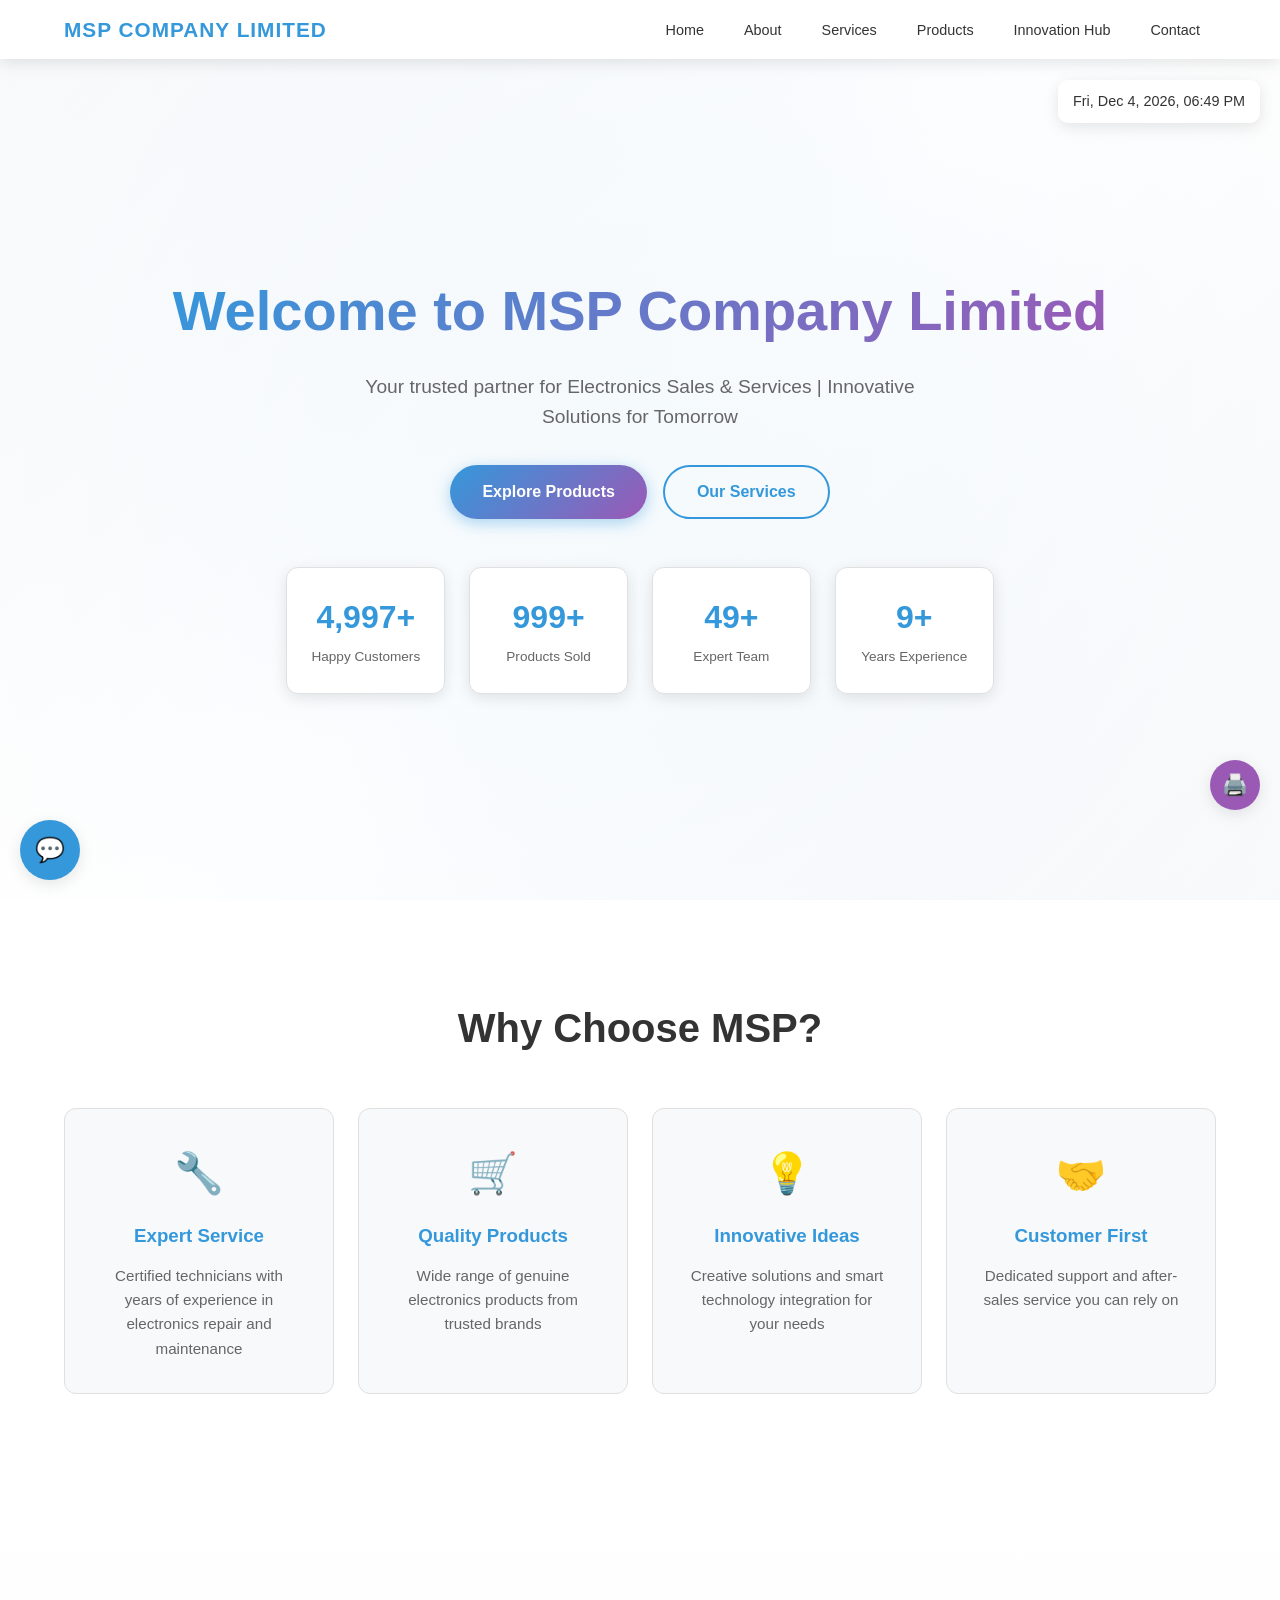
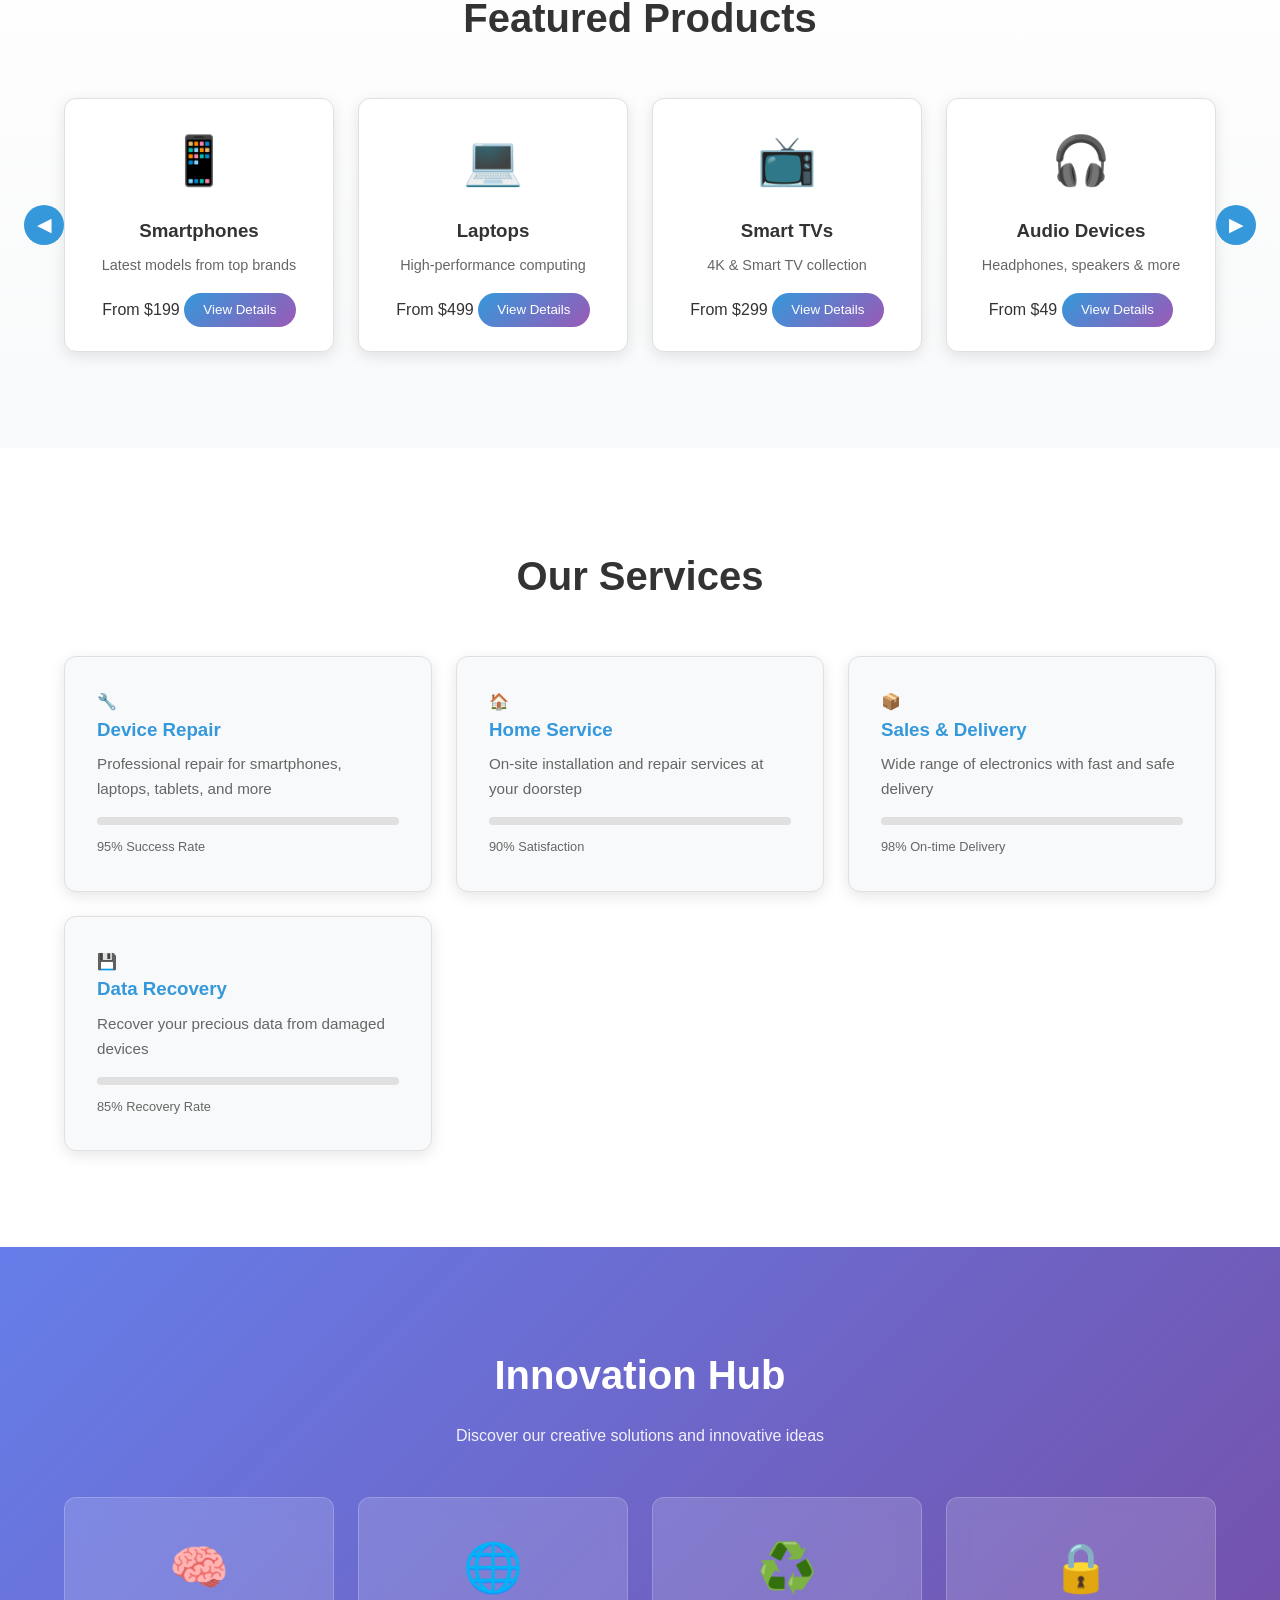
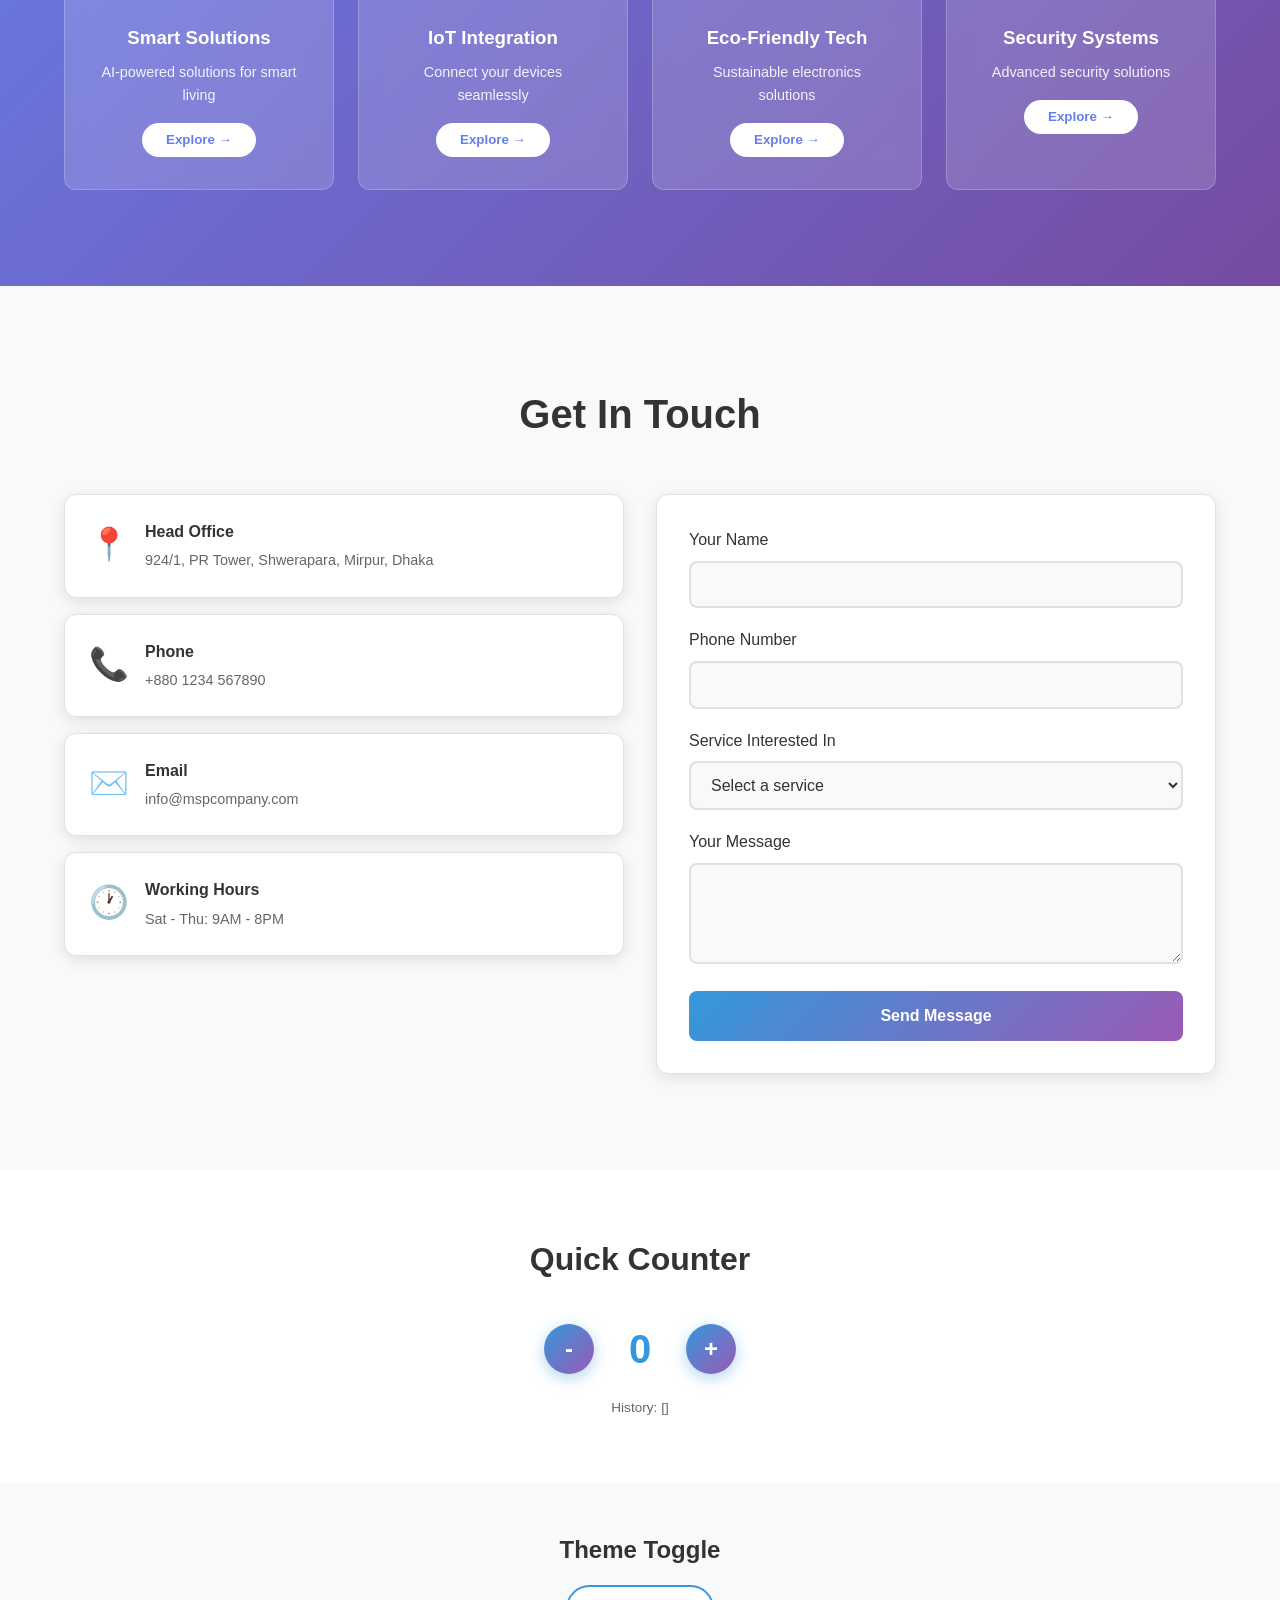
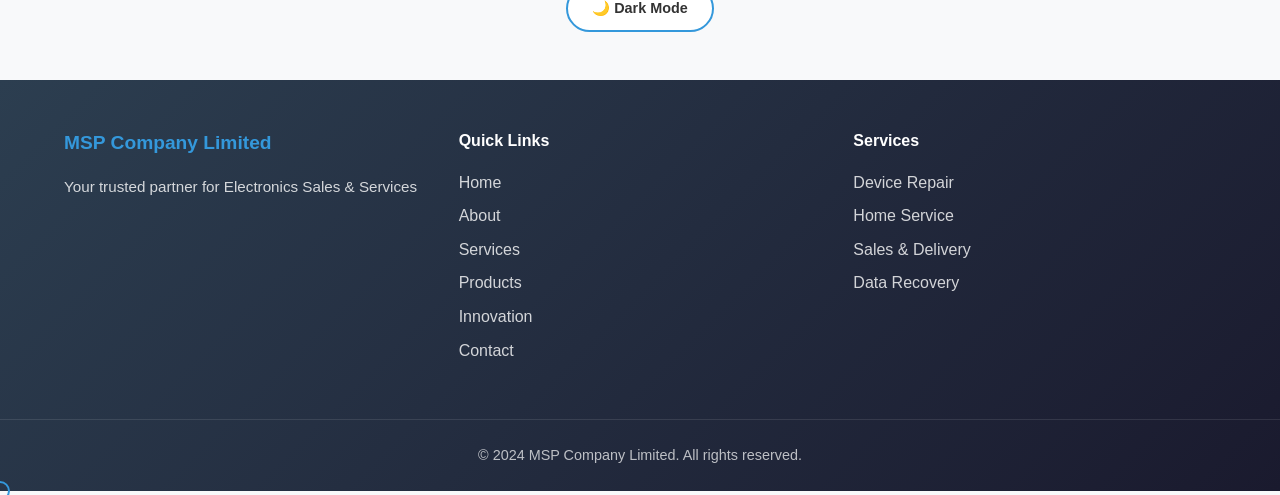
<file: index.html>
<!DOCTYPE html>
<html lang="en">
<head>
    <meta charset="UTF-8">
    <meta name="viewport" content="width=device-width, initial-scale=1.0">
    <title>MSP Company Limited - Electronics Sales & Services</title>
    <link rel="stylesheet" href="styles.css">
</head>
<body>
    <nav class="navbar">
        <div class="nav-brand">MSP Company Limited</div>
        <ul class="nav-links">
            <li><a href="index.html" class="active">Home</a></li>
            <li><a href="about.html">About</a></li>
            <li><a href="services.html">Services</a></li>
            <li><a href="products.html">Products</a></li>
            <li><a href="innovation.html">Innovation Hub</a></li>
            <li><a href="contact.html">Contact</a></li>
        </ul>
        <button class="nav-toggle" id="navToggle">
            <span></span>
            <span></span>
            <span></span>
        </button>
    </nav>

    <section id="home" class="hero">
        <div class="hero-content">
            <h1>Welcome to <span class="highlight">MSP Company Limited</span></h1>
            <p>Your trusted partner for Electronics Sales & Services | Innovative Solutions for Tomorrow</p>
            <div class="hero-buttons">
                <button class="cta-button" id="ctaButton">Explore Products</button>
                <button class="cta-button secondary" id="ctaServices">Our Services</button>
            </div>
        </div>
        <div class="hero-stats">
            <div class="stat-item">
                <span class="stat-number" data-count="5000">0</span>
                <span class="stat-label">Happy Customers</span>
            </div>
            <div class="stat-item">
                <span class="stat-number" data-count="1000">0</span>
                <span class="stat-label">Products Sold</span>
            </div>
            <div class="stat-item">
                <span class="stat-number" data-count="50">0</span>
                <span class="stat-label">Expert Team</span>
            </div>
            <div class="stat-item">
                <span class="stat-number" data-count="10">0</span>
                <span class="stat-label">Years Experience</span>
            </div>
        </div>
    </section>

    <section id="about" class="about">
        <h2>Why Choose MSP?</h2>
        <div class="about-grid">
            <div class="about-card" data-aos="fade-up">
                <div class="icon">🔧</div>
                <h3>Expert Service</h3>
                <p>Certified technicians with years of experience in electronics repair and maintenance</p>
            </div>
            <div class="about-card" data-aos="fade-up" data-delay="100">
                <div class="icon">🛒</div>
                <h3>Quality Products</h3>
                <p>Wide range of genuine electronics products from trusted brands</p>
            </div>
            <div class="about-card" data-aos="fade-up" data-delay="200">
                <div class="icon">💡</div>
                <h3>Innovative Ideas</h3>
                <p>Creative solutions and smart technology integration for your needs</p>
            </div>
            <div class="about-card" data-aos="fade-up" data-delay="300">
                <div class="icon">🤝</div>
                <h3>Customer First</h3>
                <p>Dedicated support and after-sales service you can rely on</p>
            </div>
        </div>
    </section>

    <section id="featured-products" class="featured-products">
        <h2>Featured Products</h2>
        <div class="products-carousel">
            <div class="product-card">
                <div class="product-icon">📱</div>
                <h3>Smartphones</h3>
                <p>Latest models from top brands</p>
                <span class="price">From $199</span>
                <button class="view-btn">View Details</button>
            </div>
            <div class="product-card">
                <div class="product-icon">💻</div>
                <h3>Laptops</h3>
                <p>High-performance computing</p>
                <span class="price">From $499</span>
                <button class="view-btn">View Details</button>
            </div>
            <div class="product-card">
                <div class="product-icon">📺</div>
                <h3>Smart TVs</h3>
                <p>4K & Smart TV collection</p>
                <span class="price">From $299</span>
                <button class="view-btn">View Details</button>
            </div>
            <div class="product-card">
                <div class="product-icon">🎧</div>
                <h3>Audio Devices</h3>
                <p>Headphones, speakers & more</p>
                <span class="price">From $49</span>
                <button class="view-btn">View Details</button>
            </div>
            <div class="product-card">
                <div class="product-icon">🏠</div>
                <h3>Smart Home</h3>
                <p>IoT devices & automation</p>
                <span class="price">From $79</span>
                <button class="view-btn">View Details</button>
            </div>
            <div class="product-card">
                <div class="product-icon">🎮</div>
                <h3>Gaming</h3>
                <p>Consoles & accessories</p>
                <span class="price">From $199</span>
                <button class="view-btn">View Details</button>
            </div>
        </div>
    </section>

    <section id="services" class="services">
        <h2>Our Services</h2>
        <div class="services-container">
            <div class="service-card">
                <div class="service-icon">🔧</div>
                <h3>Device Repair</h3>
                <p>Professional repair for smartphones, laptops, tablets, and more</p>
                <div class="progress-bar">
                    <div class="progress" style="width: 95%"></div>
                </div>
                <span class="progress-label">95% Success Rate</span>
            </div>
            <div class="service-card">
                <div class="service-icon">🏠</div>
                <h3>Home Service</h3>
                <p>On-site installation and repair services at your doorstep</p>
                <div class="progress-bar">
                    <div class="progress" style="width: 90%"></div>
                </div>
                <span class="progress-label">90% Satisfaction</span>
            </div>
            <div class="service-card">
                <div class="service-icon">📦</div>
                <h3>Sales & Delivery</h3>
                <p>Wide range of electronics with fast and safe delivery</p>
                <div class="progress-bar">
                    <div class="progress" style="width: 98%"></div>
                </div>
                <span class="progress-label">98% On-time Delivery</span>
            </div>
            <div class="service-card">
                <div class="service-icon">💾</div>
                <h3>Data Recovery</h3>
                <p>Recover your precious data from damaged devices</p>
                <div class="progress-bar">
                    <div class="progress" style="width: 85%"></div>
                </div>
                <span class="progress-label">85% Recovery Rate</span>
            </div>
        </div>
    </section>

    <section class="innovation-showcase">
        <h2>Innovation Hub</h2>
        <p class="section-subtitle">Discover our creative solutions and innovative ideas</p>
        <div class="innovation-grid">
            <div class="innovation-card">
                <div class="innovation-icon">🧠</div>
                <h3>Smart Solutions</h3>
                <p>AI-powered solutions for smart living</p>
                <button class="explore-btn">Explore →</button>
            </div>
            <div class="innovation-card">
                <div class="innovation-icon">🌐</div>
                <h3>IoT Integration</h3>
                <p>Connect your devices seamlessly</p>
                <button class="explore-btn">Explore →</button>
            </div>
            <div class="innovation-card">
                <div class="innovation-icon">♻️</div>
                <h3>Eco-Friendly Tech</h3>
                <p>Sustainable electronics solutions</p>
                <button class="explore-btn">Explore →</button>
            </div>
            <div class="innovation-card">
                <div class="innovation-icon">🔒</div>
                <h3>Security Systems</h3>
                <p>Advanced security solutions</p>
                <button class="explore-btn">Explore →</button>
            </div>
        </div>
    </section>

    <section id="contact" class="contact">
        <h2>Get In Touch</h2>
        <div class="contact-wrapper">
            <div class="contact-info">
                <div class="info-item">
                    <span class="info-icon">📍</span>
                    <div>
                        <h4>Head Office</h4>
                        <p>924/1, PR Tower, Shwerapara, Mirpur, Dhaka</p>
                    </div>
                </div>
                <div class="info-item">
                    <span class="info-icon">📞</span>
                    <div>
                        <h4>Phone</h4>
                        <p>+880 1234 567890</p>
                    </div>
                </div>
                <div class="info-item">
                    <span class="info-icon">✉️</span>
                    <div>
                        <h4>Email</h4>
                        <p>info@mspcompany.com</p>
                    </div>
                </div>
                <div class="info-item">
                    <span class="info-icon">🕐</span>
                    <div>
                        <h4>Working Hours</h4>
                        <p>Sat - Thu: 9AM - 8PM</p>
                    </div>
                </div>
            </div>
            <form class="contact-form" id="contactForm">
                <div class="form-group">
                    <label for="name">Your Name</label>
                    <input type="text" id="name" name="name" required>
                </div>
                <div class="form-group">
                    <label for="phone">Phone Number</label>
                    <input type="tel" id="phone" name="phone" required>
                </div>
                <div class="form-group">
                    <label for="service">Service Interested In</label>
                    <select id="service" name="service">
                        <option value="">Select a service</option>
                        <option value="repair">Device Repair</option>
                        <option value="purchase">Product Purchase</option>
                        <option value="home-service">Home Service</option>
                        <option value="consultation">Consultation</option>
                        <option value="other">Other</option>
                    </select>
                </div>
                <div class="form-group">
                    <label for="message">Your Message</label>
                    <textarea id="message" name="message" rows="4" required></textarea>
                </div>
                <button type="submit" class="submit-btn">Send Message</button>
            </form>
        </div>
    </section>

    <section class="interactive-demo">
        <h2>Quick Counter</h2>
        <div class="counter-container">
            <button class="counter-btn" id="decrementBtn">-</button>
            <span class="counter-value" id="counterValue">0</span>
            <button class="counter-btn" id="incrementBtn">+</button>
        </div>
        <p class="counter-history">History: <span id="counterHistory">[]</span></p>
    </section>

    <section class="theme-toggle-section">
        <h2>Theme Toggle</h2>
        <button class="theme-btn" id="themeToggle">🌙 Dark Mode</button>
    </section>

    <footer class="footer">
        <div class="footer-content">
            <div class="footer-section">
                <h3>MSP Company Limited</h3>
                <p>Your trusted partner for Electronics Sales & Services</p>
            </div>
            <div class="footer-section">
                <h4>Quick Links</h4>
                <a href="index.html">Home</a>
                <a href="about.html">About</a>
                <a href="services.html">Services</a>
                <a href="products.html">Products</a>
                <a href="innovation.html">Innovation</a>
                <a href="contact.html">Contact</a>
            </div>
            <div class="footer-section">
                <h4>Services</h4>
                <a href="#">Device Repair</a>
                <a href="#">Home Service</a>
                <a href="#">Sales & Delivery</a>
                <a href="#">Data Recovery</a>
            </div>
        </div>
        <div class="footer-bottom">
            <p>&copy; 2024 MSP Company Limited. All rights reserved.</p>
        </div>
    </footer>

    <script src="script.js"></script>
</body>
</html>
</file>
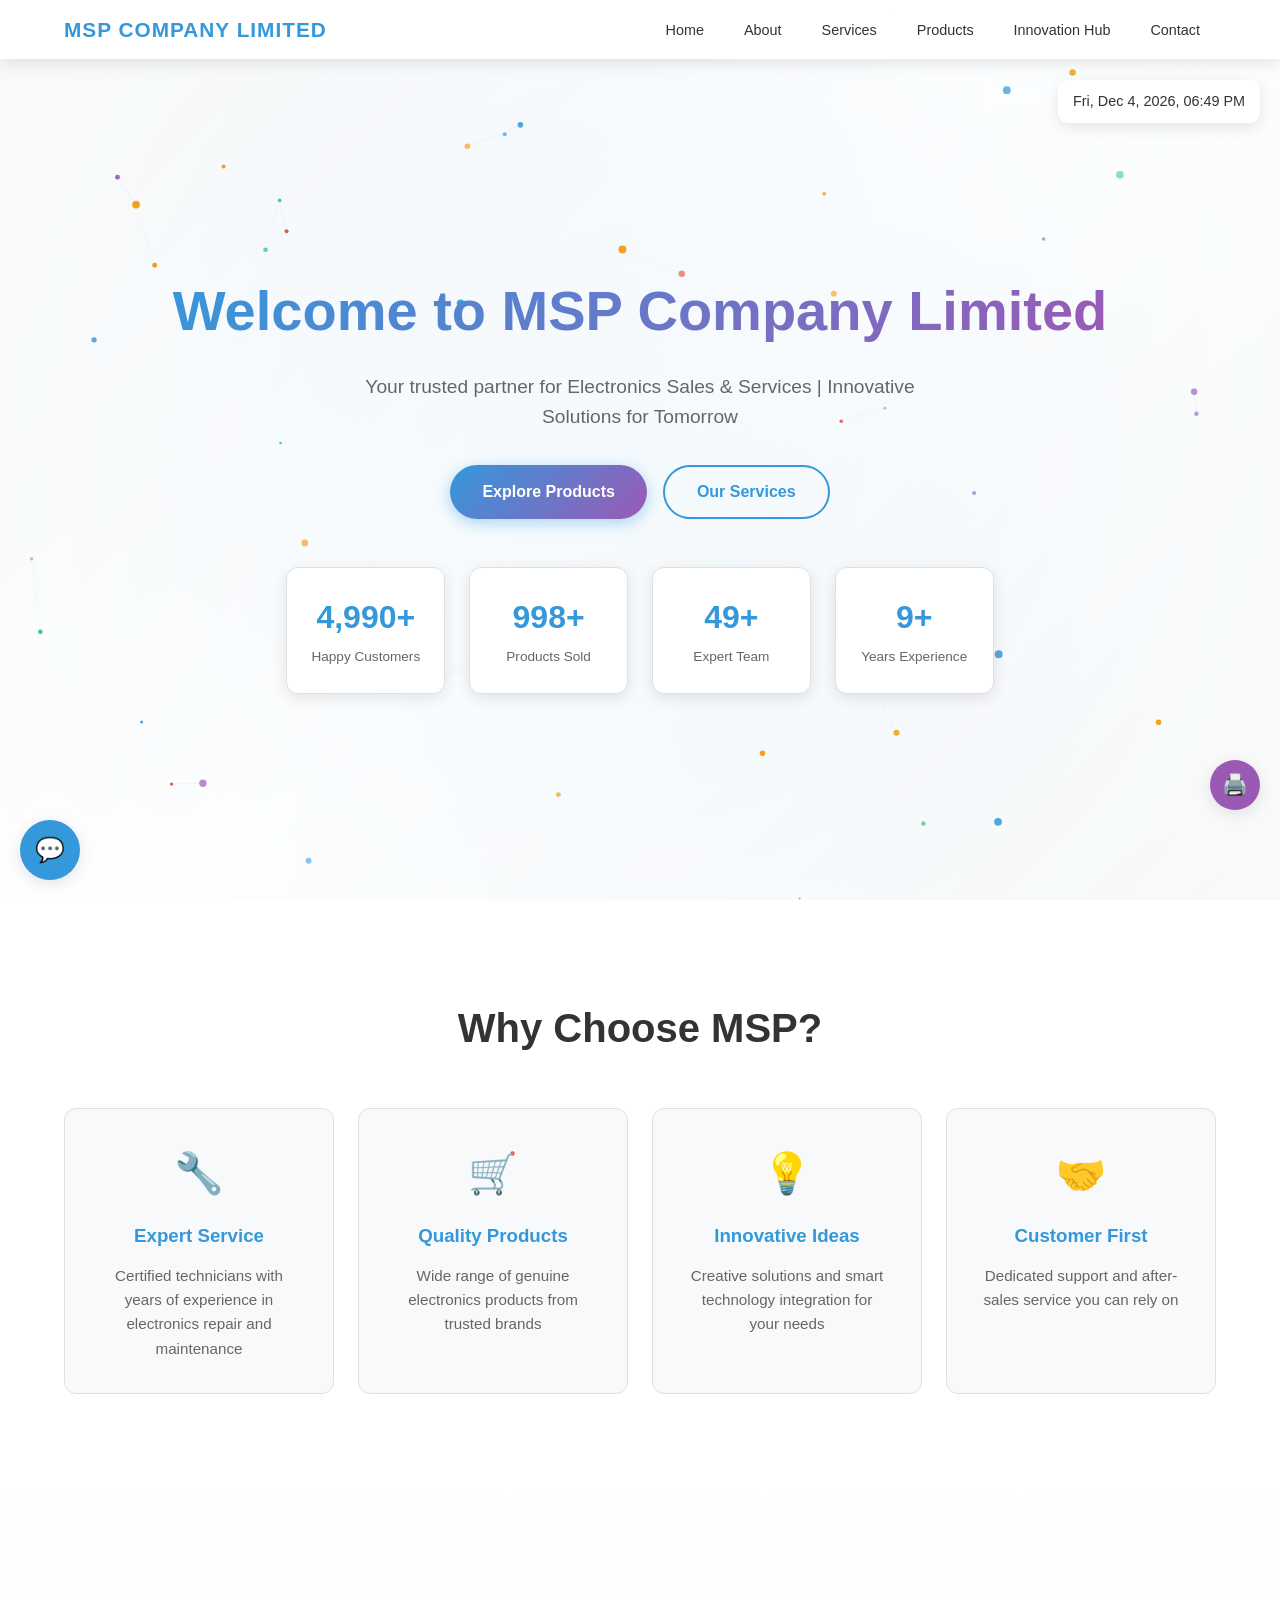
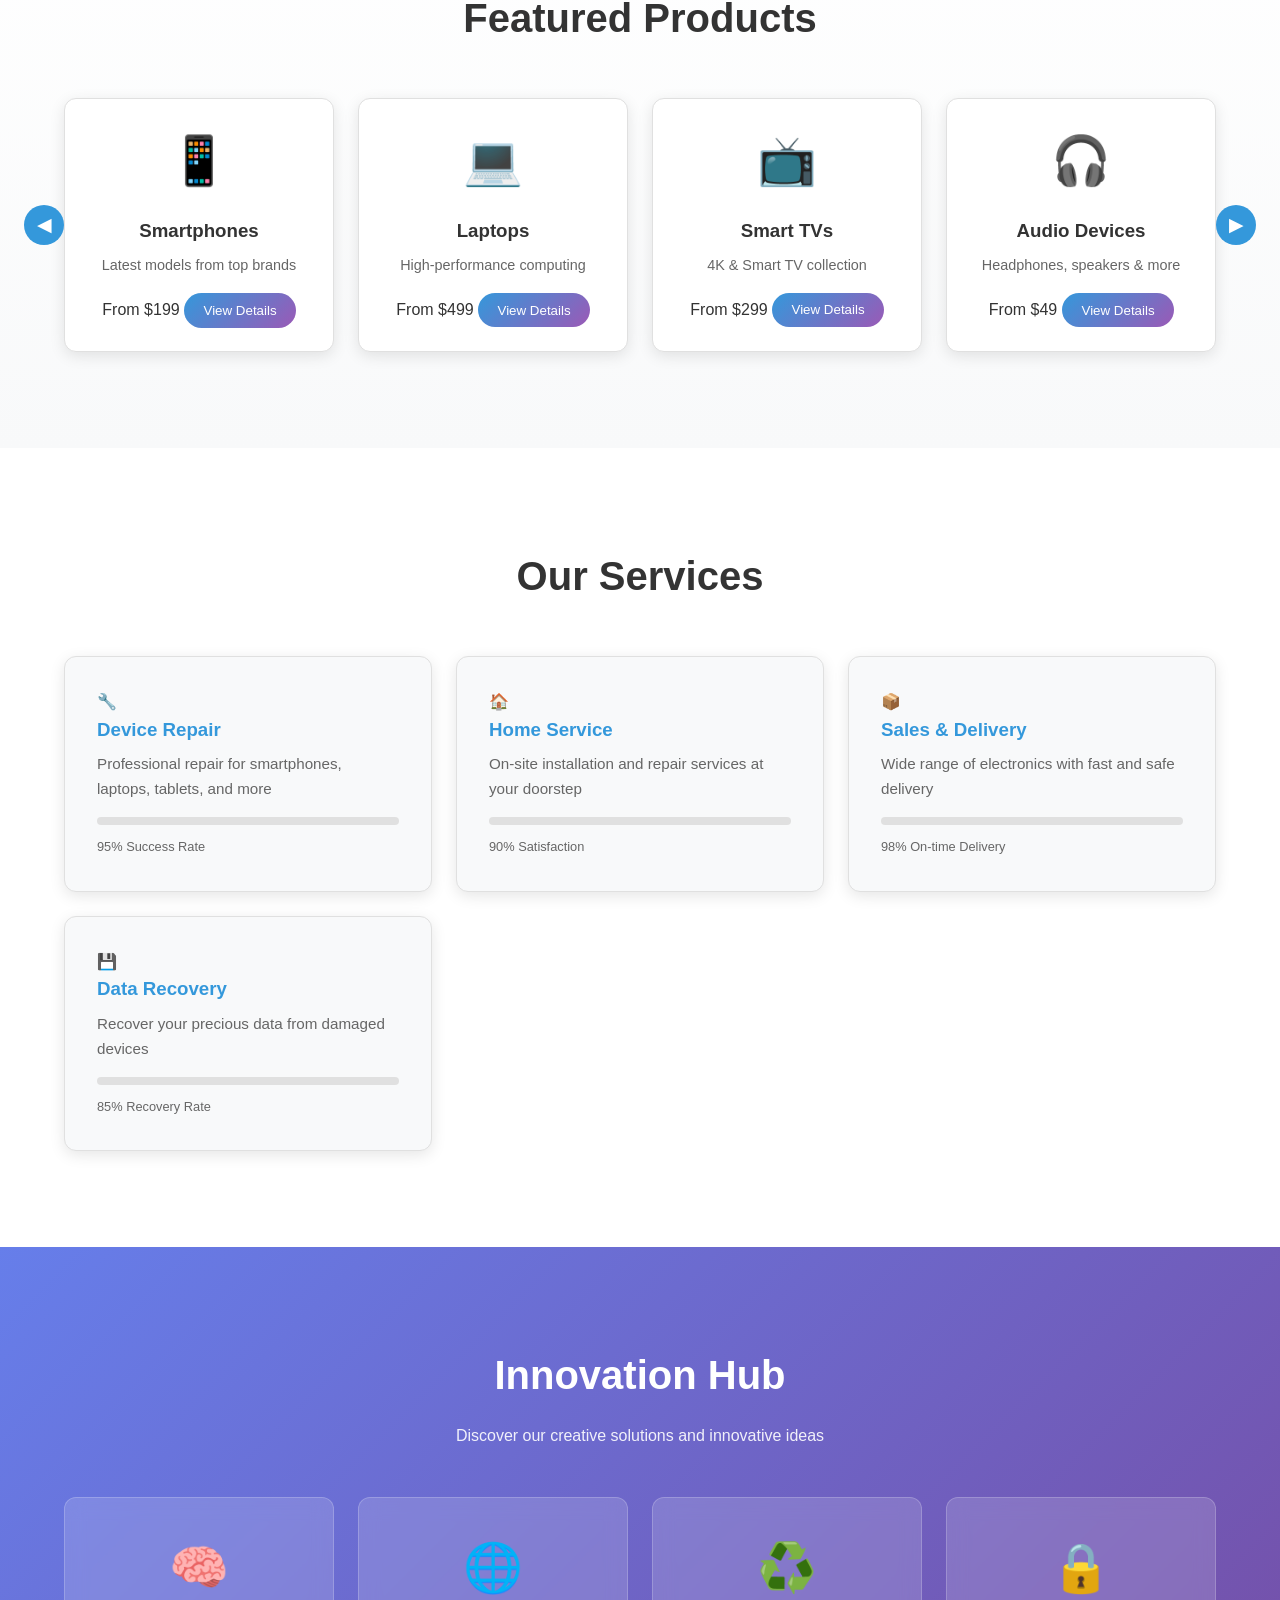
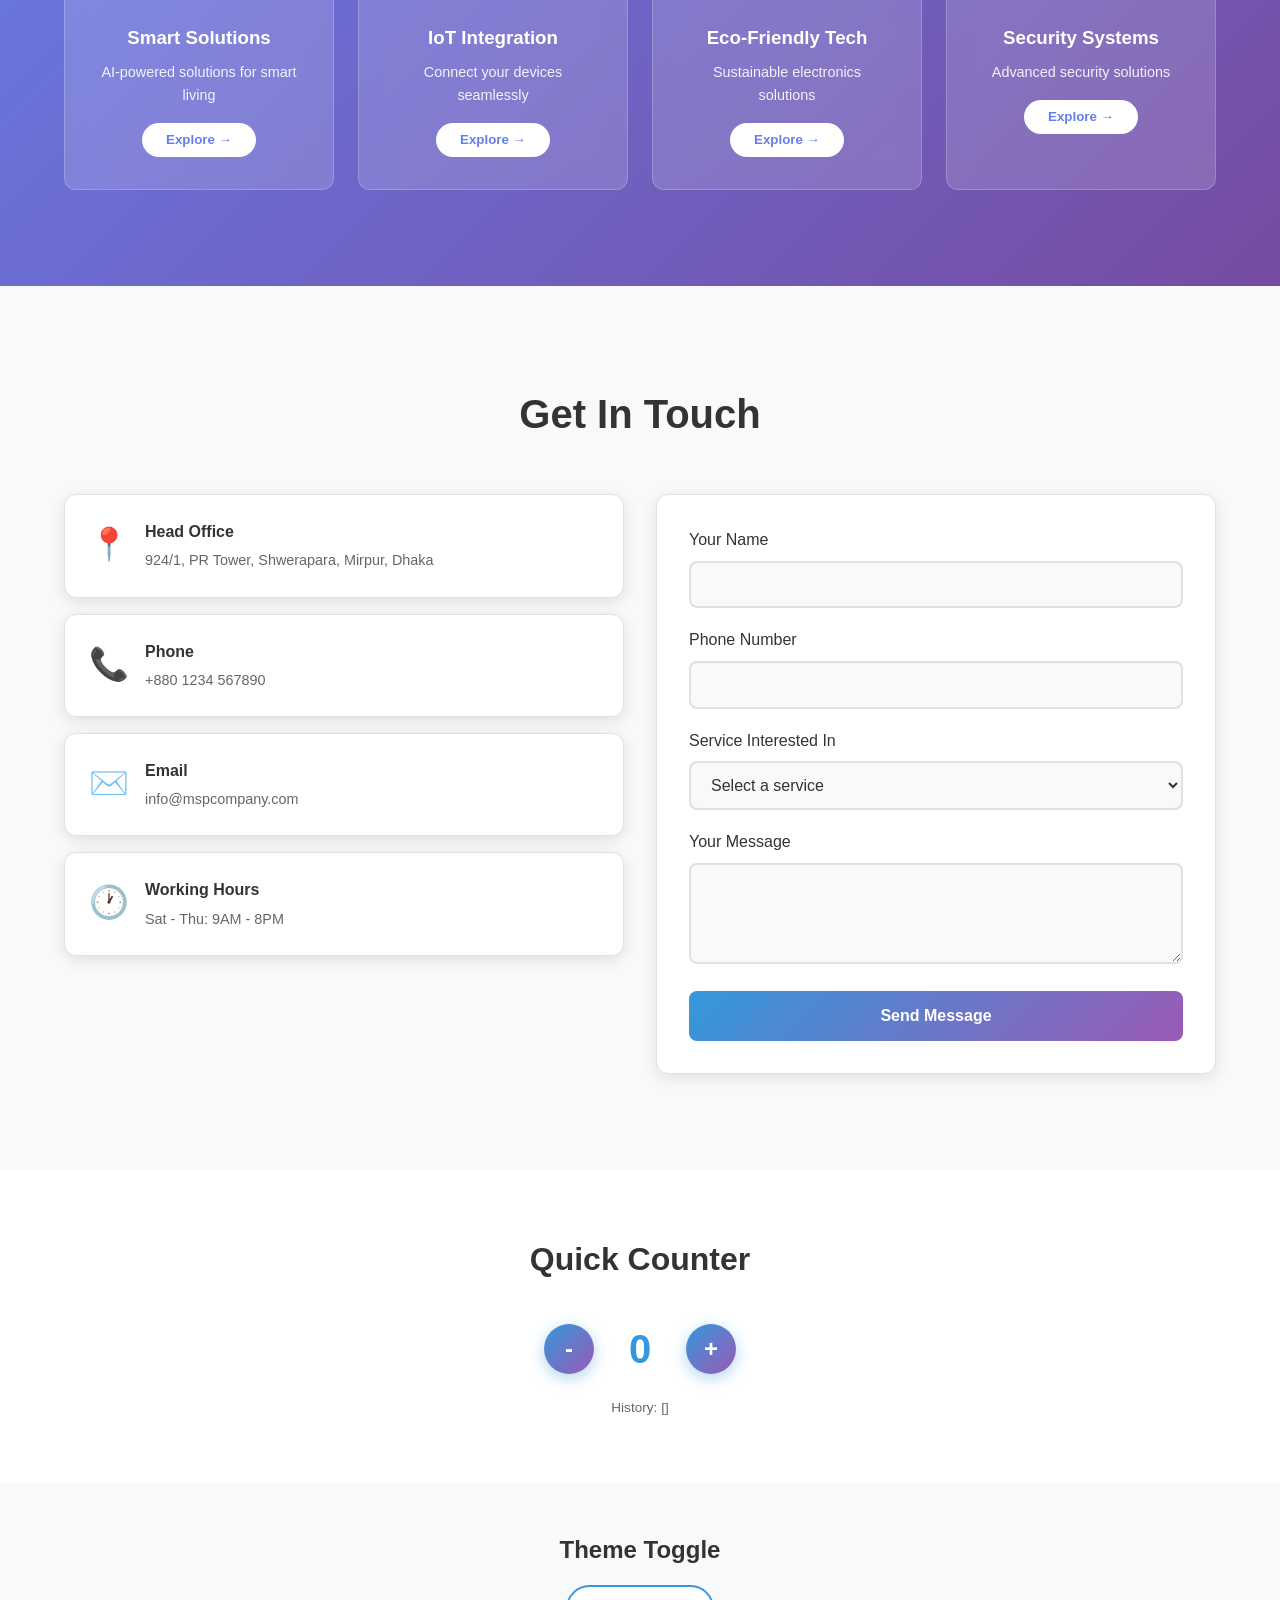
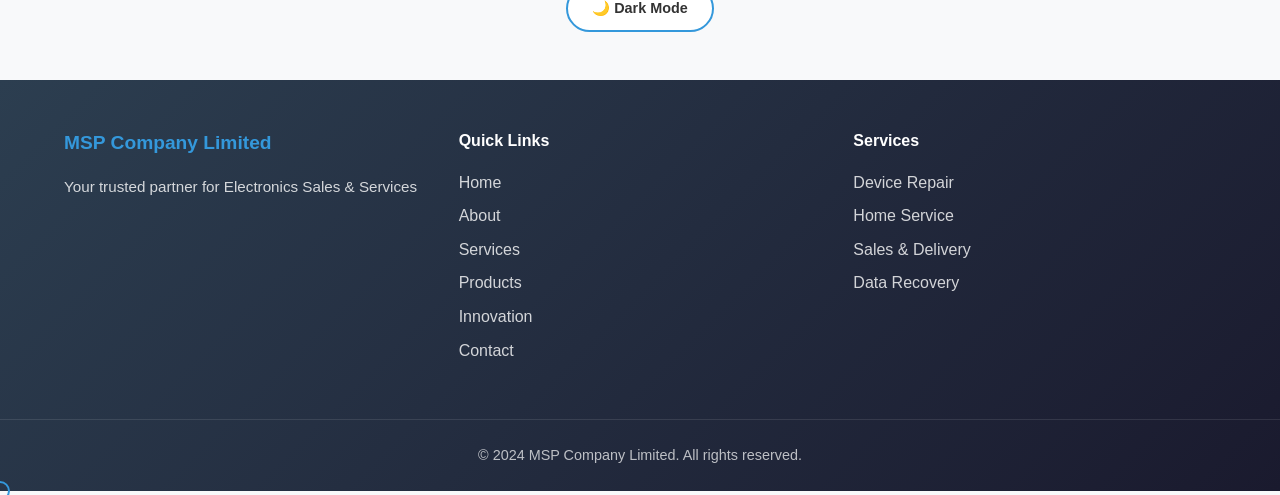
<file: Website/index.html>
<!DOCTYPE html>
<html lang="en">
<head>
    <meta charset="UTF-8">
    <meta name="viewport" content="width=device-width, initial-scale=1.0">
    <title>MSP Company Limited - Electronics Sales & Services</title>
    <link rel="stylesheet" href="styles.css">
</head>
<body>
    <nav class="navbar">
        <div class="nav-brand">MSP Company Limited</div>
        <ul class="nav-links">
            <li><a href="index.html" class="active">Home</a></li>
            <li><a href="about.html">About</a></li>
            <li><a href="services.html">Services</a></li>
            <li><a href="products.html">Products</a></li>
            <li><a href="innovation.html">Innovation Hub</a></li>
            <li><a href="contact.html">Contact</a></li>
        </ul>
        <button class="nav-toggle" id="navToggle">
            <span></span>
            <span></span>
            <span></span>
        </button>
    </nav>

    <section id="home" class="hero">
        <canvas id="particleCanvas" class="particle-canvas"></canvas>
        <div class="hero-content">
            <h1>Welcome to <span class="highlight">MSP Company Limited</span></h1>
            <p>Your trusted partner for Electronics Sales & Services | Innovative Solutions for Tomorrow</p>
            <div class="hero-buttons">
                <button class="cta-button" id="ctaButton">Explore Products</button>
                <button class="cta-button secondary" id="ctaServices">Our Services</button>
            </div>
        </div>
        <div class="hero-stats">
            <div class="stat-item">
                <span class="stat-number" data-count="5000">0</span>
                <span class="stat-label">Happy Customers</span>
            </div>
            <div class="stat-item">
                <span class="stat-number" data-count="1000">0</span>
                <span class="stat-label">Products Sold</span>
            </div>
            <div class="stat-item">
                <span class="stat-number" data-count="50">0</span>
                <span class="stat-label">Expert Team</span>
            </div>
            <div class="stat-item">
                <span class="stat-number" data-count="10">0</span>
                <span class="stat-label">Years Experience</span>
            </div>
        </div>
    </section>

    <section id="about" class="about">
        <h2>Why Choose MSP?</h2>
        <div class="about-grid">
            <div class="about-card" data-aos="fade-up">
                <div class="icon">🔧</div>
                <h3>Expert Service</h3>
                <p>Certified technicians with years of experience in electronics repair and maintenance</p>
            </div>
            <div class="about-card" data-aos="fade-up" data-delay="100">
                <div class="icon">🛒</div>
                <h3>Quality Products</h3>
                <p>Wide range of genuine electronics products from trusted brands</p>
            </div>
            <div class="about-card" data-aos="fade-up" data-delay="200">
                <div class="icon">💡</div>
                <h3>Innovative Ideas</h3>
                <p>Creative solutions and smart technology integration for your needs</p>
            </div>
            <div class="about-card" data-aos="fade-up" data-delay="300">
                <div class="icon">🤝</div>
                <h3>Customer First</h3>
                <p>Dedicated support and after-sales service you can rely on</p>
            </div>
        </div>
    </section>

    <section id="featured-products" class="featured-products">
        <h2>Featured Products</h2>
        <div class="products-carousel">
            <div class="product-card">
                <div class="product-icon">📱</div>
                <h3>Smartphones</h3>
                <p>Latest models from top brands</p>
                <span class="price">From $199</span>
                <button class="view-btn">View Details</button>
            </div>
            <div class="product-card">
                <div class="product-icon">💻</div>
                <h3>Laptops</h3>
                <p>High-performance computing</p>
                <span class="price">From $499</span>
                <button class="view-btn">View Details</button>
            </div>
            <div class="product-card">
                <div class="product-icon">📺</div>
                <h3>Smart TVs</h3>
                <p>4K & Smart TV collection</p>
                <span class="price">From $299</span>
                <button class="view-btn">View Details</button>
            </div>
            <div class="product-card">
                <div class="product-icon">🎧</div>
                <h3>Audio Devices</h3>
                <p>Headphones, speakers & more</p>
                <span class="price">From $49</span>
                <button class="view-btn">View Details</button>
            </div>
            <div class="product-card">
                <div class="product-icon">🏠</div>
                <h3>Smart Home</h3>
                <p>IoT devices & automation</p>
                <span class="price">From $79</span>
                <button class="view-btn">View Details</button>
            </div>
            <div class="product-card">
                <div class="product-icon">🎮</div>
                <h3>Gaming</h3>
                <p>Consoles & accessories</p>
                <span class="price">From $199</span>
                <button class="view-btn">View Details</button>
            </div>
        </div>
    </section>

    <section id="services" class="services">
        <h2>Our Services</h2>
        <div class="services-container">
            <div class="service-card">
                <div class="service-icon">🔧</div>
                <h3>Device Repair</h3>
                <p>Professional repair for smartphones, laptops, tablets, and more</p>
                <div class="progress-bar">
                    <div class="progress" style="width: 95%"></div>
                </div>
                <span class="progress-label">95% Success Rate</span>
            </div>
            <div class="service-card">
                <div class="service-icon">🏠</div>
                <h3>Home Service</h3>
                <p>On-site installation and repair services at your doorstep</p>
                <div class="progress-bar">
                    <div class="progress" style="width: 90%"></div>
                </div>
                <span class="progress-label">90% Satisfaction</span>
            </div>
            <div class="service-card">
                <div class="service-icon">📦</div>
                <h3>Sales & Delivery</h3>
                <p>Wide range of electronics with fast and safe delivery</p>
                <div class="progress-bar">
                    <div class="progress" style="width: 98%"></div>
                </div>
                <span class="progress-label">98% On-time Delivery</span>
            </div>
            <div class="service-card">
                <div class="service-icon">💾</div>
                <h3>Data Recovery</h3>
                <p>Recover your precious data from damaged devices</p>
                <div class="progress-bar">
                    <div class="progress" style="width: 85%"></div>
                </div>
                <span class="progress-label">85% Recovery Rate</span>
            </div>
        </div>
    </section>

    <section class="innovation-showcase">
        <h2>Innovation Hub</h2>
        <p class="section-subtitle">Discover our creative solutions and innovative ideas</p>
        <div class="innovation-grid">
            <div class="innovation-card">
                <div class="innovation-icon">🧠</div>
                <h3>Smart Solutions</h3>
                <p>AI-powered solutions for smart living</p>
                <button class="explore-btn">Explore →</button>
            </div>
            <div class="innovation-card">
                <div class="innovation-icon">🌐</div>
                <h3>IoT Integration</h3>
                <p>Connect your devices seamlessly</p>
                <button class="explore-btn">Explore →</button>
            </div>
            <div class="innovation-card">
                <div class="innovation-icon">♻️</div>
                <h3>Eco-Friendly Tech</h3>
                <p>Sustainable electronics solutions</p>
                <button class="explore-btn">Explore →</button>
            </div>
            <div class="innovation-card">
                <div class="innovation-icon">🔒</div>
                <h3>Security Systems</h3>
                <p>Advanced security solutions</p>
                <button class="explore-btn">Explore →</button>
            </div>
        </div>
    </section>

    <section id="contact" class="contact">
        <h2>Get In Touch</h2>
        <div class="contact-wrapper">
            <div class="contact-info">
                <div class="info-item">
                    <span class="info-icon">📍</span>
                    <div>
                        <h4>Head Office</h4>
                        <p>924/1, PR Tower, Shwerapara, Mirpur, Dhaka</p>
                    </div>
                </div>
                <div class="info-item">
                    <span class="info-icon">📞</span>
                    <div>
                        <h4>Phone</h4>
                        <p>+880 1234 567890</p>
                    </div>
                </div>
                <div class="info-item">
                    <span class="info-icon">✉️</span>
                    <div>
                        <h4>Email</h4>
                        <p>info@mspcompany.com</p>
                    </div>
                </div>
                <div class="info-item">
                    <span class="info-icon">🕐</span>
                    <div>
                        <h4>Working Hours</h4>
                        <p>Sat - Thu: 9AM - 8PM</p>
                    </div>
                </div>
            </div>
            <form class="contact-form" id="contactForm">
                <div class="form-group">
                    <label for="name">Your Name</label>
                    <input type="text" id="name" name="name" required>
                </div>
                <div class="form-group">
                    <label for="phone">Phone Number</label>
                    <input type="tel" id="phone" name="phone" required>
                </div>
                <div class="form-group">
                    <label for="service">Service Interested In</label>
                    <select id="service" name="service">
                        <option value="">Select a service</option>
                        <option value="repair">Device Repair</option>
                        <option value="purchase">Product Purchase</option>
                        <option value="home-service">Home Service</option>
                        <option value="consultation">Consultation</option>
                        <option value="other">Other</option>
                    </select>
                </div>
                <div class="form-group">
                    <label for="message">Your Message</label>
                    <textarea id="message" name="message" rows="4" required></textarea>
                </div>
                <button type="submit" class="submit-btn">Send Message</button>
            </form>
        </div>
    </section>

    <section class="interactive-demo">
        <h2>Quick Counter</h2>
        <div class="counter-container">
            <button class="counter-btn" id="decrementBtn">-</button>
            <span class="counter-value" id="counterValue">0</span>
            <button class="counter-btn" id="incrementBtn">+</button>
        </div>
        <p class="counter-history">History: <span id="counterHistory">[]</span></p>
    </section>

    <section class="theme-toggle-section">
        <h2>Theme Toggle</h2>
        <button class="theme-btn" id="themeToggle">🌙 Dark Mode</button>
    </section>

    <footer class="footer">
        <div class="footer-content">
            <div class="footer-section">
                <h3>MSP Company Limited</h3>
                <p>Your trusted partner for Electronics Sales & Services</p>
            </div>
            <div class="footer-section">
                <h4>Quick Links</h4>
                <a href="index.html">Home</a>
                <a href="about.html">About</a>
                <a href="services.html">Services</a>
                <a href="products.html">Products</a>
                <a href="innovation.html">Innovation</a>
                <a href="contact.html">Contact</a>
            </div>
            <div class="footer-section">
                <h4>Services</h4>
                <a href="#">Device Repair</a>
                <a href="#">Home Service</a>
                <a href="#">Sales & Delivery</a>
                <a href="#">Data Recovery</a>
            </div>
        </div>
        <div class="footer-bottom">
            <p>&copy; 2024 MSP Company Limited. All rights reserved.</p>
        </div>
    </footer>

    <script src="script.js"></script>
</body>
</html>
</file>
<file: styles.css>
/* ==========================================
   MSP Company Limited - Dynamic Styles
   Electronics Sales & Services
   ========================================== */

/* Reset and Base Styles */
* {
    margin: 0;
    padding: 0;
    box-sizing: border-box;
}

:root {
    --primary-color: #2c3e50;
    --secondary-color: #3498db;
    --accent-color: #9b59b6;
    --success-color: #27ae60;
    --warning-color: #f39c12;
    --danger-color: #e74c3c;
    --text-color: #333;
    --text-light: #666;
    --bg-color: #f8f9fa;
    --card-bg: #ffffff;
    --border-color: #e0e0e0;
    --shadow: 0 4px 15px rgba(0, 0, 0, 0.1);
    --shadow-lg: 0 10px 40px rgba(0, 0, 0, 0.15);
    --transition: all 0.3s cubic-bezier(0.4, 0, 0.2, 1);
    --radius: 12px;
    --radius-lg: 20px;
}

.dark-theme {
    --primary-color: #ecf0f1;
    --secondary-color: #3498db;
    --accent-color: #9b59b6;
    --text-color: #ecf0f1;
    --text-light: #bdc3c7;
    --bg-color: #1a1a2e;
    --card-bg: #16213e;
    --border-color: #2d3a5a;
    --shadow: 0 4px 15px rgba(0, 0, 0, 0.3);
    --shadow-lg: 0 10px 40px rgba(0, 0, 0, 0.4);
}

html {
    scroll-behavior: smooth;
}

body {
    font-family: 'Segoe UI', -apple-system, BlinkMacSystemFont, 'Segoe UI', Roboto, sans-serif;
    line-height: 1.6;
    color: var(--text-color);
    background-color: var(--bg-color);
    transition: var(--transition);
    overflow-x: hidden;
}

/* ==========================================
   Navigation
   ========================================== */
.navbar {
    position: fixed;
    top: 0;
    left: 0;
    right: 0;
    display: flex;
    justify-content: space-between;
    align-items: center;
    padding: 0.8rem 5%;
    background-color: rgba(255, 255, 255, 0.95);
    backdrop-filter: blur(10px);
    box-shadow: var(--shadow);
    z-index: 1000;
    transition: var(--transition);
}

.dark-theme .navbar {
    background-color: rgba(22, 33, 62, 0.95);
}

.nav-brand {
    font-size: 1.3rem;
    font-weight: 800;
    color: var(--secondary-color);
    text-transform: uppercase;
    letter-spacing: 1px;
}

.nav-links {
    display: flex;
    list-style: none;
    gap: 0.5rem;
}

.nav-links a {
    text-decoration: none;
    color: var(--text-color);
    font-weight: 500;
    font-size: 0.9rem;
    padding: 0.6rem 1rem;
    border-radius: 25px;
    transition: var(--transition);
    position: relative;
}

.nav-links a:hover,
.nav-links a.active {
    color: var(--secondary-color);
    background-color: rgba(52, 152, 219, 0.1);
}

.nav-toggle {
    display: none;
    flex-direction: column;
    gap: 5px;
    background: none;
    border: none;
    cursor: pointer;
    padding: 8px;
}

.nav-toggle span {
    width: 25px;
    height: 3px;
    background-color: var(--text-color);
    border-radius: 2px;
    transition: var(--transition);
}

/* ==========================================
   Hero Section
   ========================================== */
.hero {
    min-height: 100vh;
    display: flex;
    flex-direction: column;
    align-items: center;
    justify-content: center;
    text-align: center;
    padding: 120px 5% 60px;
    background: linear-gradient(135deg, var(--bg-color) 0%, var(--card-bg) 50%, var(--bg-color) 100%);
    position: relative;
    overflow: hidden;
}

.hero::before {
    content: '';
    position: absolute;
    top: -50%;
    left: -50%;
    width: 200%;
    height: 200%;
    background: radial-gradient(circle, rgba(52, 152, 219, 0.05) 0%, transparent 50%);
    animation: pulse 15s ease-in-out infinite;
}

.hero-content {
    position: relative;
    z-index: 1;
}

.hero-content h1 {
    font-size: clamp(2rem, 5vw, 3.5rem);
    font-weight: 800;
    margin-bottom: 1rem;
    background: linear-gradient(135deg, var(--secondary-color), var(--accent-color));
    -webkit-background-clip: text;
    -webkit-text-fill-color: transparent;
    background-clip: text;
    animation: fadeInUp 0.8s ease;
}

.hero-content p {
    font-size: clamp(1rem, 2vw, 1.2rem);
    color: var(--text-light);
    margin-bottom: 2rem;
    max-width: 600px;
    margin-left: auto;
    margin-right: auto;
    animation: fadeInUp 0.8s ease 0.2s both;
}

.hero-buttons {
    display: flex;
    gap: 1rem;
    flex-wrap: wrap;
    justify-content: center;
    animation: fadeInUp 0.8s ease 0.4s both;
}

.cta-button {
    padding: 1rem 2rem;
    font-size: 1rem;
    font-weight: 600;
    color: white;
    background: linear-gradient(135deg, var(--secondary-color), var(--accent-color));
    border: none;
    border-radius: 50px;
    cursor: pointer;
    transition: var(--transition);
    text-decoration: none;
    display: inline-block;
    box-shadow: 0 4px 15px rgba(52, 152, 219, 0.4);
}

.cta-button:hover {
    transform: translateY(-3px) scale(1.02);
    box-shadow: 0 8px 25px rgba(52, 152, 219, 0.5);
}

.cta-button.secondary {
    background: transparent;
    border: 2px solid var(--secondary-color);
    color: var(--secondary-color);
    box-shadow: none;
}

.cta-button.secondary:hover {
    background: var(--secondary-color);
    color: white;
}

/* Hero Stats */
.hero-stats {
    display: grid;
    grid-template-columns: repeat(auto-fit, minmax(150px, 1fr));
    gap: 1.5rem;
    max-width: 900px;
    margin-top: 3rem;
    position: relative;
    z-index: 1;
    animation: fadeInUp 0.8s ease 0.6s both;
}

.hero-stats .stat-item {
    text-align: center;
    padding: 1.5rem;
    background: var(--card-bg);
    border-radius: var(--radius);
    box-shadow: var(--shadow);
    transition: var(--transition);
    border: 1px solid var(--border-color);
}

.hero-stats .stat-item:hover {
    transform: translateY(-8px);
    box-shadow: var(--shadow-lg);
}

.hero-stats .stat-number {
    display: block;
    font-size: 2rem;
    font-weight: 800;
    color: var(--secondary-color);
}

.hero-stats .stat-label {
    font-size: 0.85rem;
    color: var(--text-light);
}

/* ==========================================
   About Section
   ========================================== */
.about {
    padding: 6rem 5%;
    background-color: var(--card-bg);
}

.about h2 {
    text-align: center;
    font-size: 2.5rem;
    margin-bottom: 3rem;
    color: var(--text-color);
}

.about-grid {
    display: grid;
    grid-template-columns: repeat(auto-fit, minmax(250px, 1fr));
    gap: 1.5rem;
    max-width: 1200px;
    margin: 0 auto;
}

.about-card {
    background-color: var(--bg-color);
    padding: 2rem;
    border-radius: var(--radius);
    text-align: center;
    transition: var(--transition);
    cursor: pointer;
    border: 1px solid var(--border-color);
}

.about-card:hover {
    transform: translateY(-10px) scale(1.02);
    box-shadow: var(--shadow-lg);
    border-color: var(--secondary-color);
}

.about-card .icon {
    font-size: 2.5rem;
    margin-bottom: 1rem;
    display: inline-block;
    transition: var(--transition);
}

.about-card:hover .icon {
    transform: scale(1.2) rotate(10deg);
}

.about-card h3 {
    margin-bottom: 0.8rem;
    color: var(--secondary-color);
}

.about-card p {
    color: var(--text-light);
    font-size: 0.95rem;
}

/* ==========================================
   Featured Products
   ========================================== */
.featured-products {
    padding: 6rem 5%;
    position: relative;
}

.featured-products::before {
    content: '';
    position: absolute;
    top: 0;
    left: 0;
    right: 0;
    height: 100%;
    background: linear-gradient(180deg, var(--card-bg) 0%, var(--bg-color) 100%);
    z-index: -1;
}

.featured-products h2 {
    text-align: center;
    font-size: 2.5rem;
    margin-bottom: 3rem;
    color: var(--text-color);
}

.products-carousel {
    display: grid;
    grid-template-columns: repeat(auto-fit, minmax(200px, 1fr));
    gap: 1.5rem;
    max-width: 1200px;
    margin: 0 auto;
    position: relative;
}

.product-card {
    background-color: var(--card-bg);
    padding: 1.5rem;
    border-radius: var(--radius);
    text-align: center;
    box-shadow: var(--shadow);
    transition: var(--transition);
    cursor: pointer;
    border: 1px solid var(--border-color);
}

.product-card:hover {
    transform: translateY(-8px);
    box-shadow: var(--shadow-lg);
}

.product-icon {
    font-size: 3rem;
    margin-bottom: 1rem;
    display: inline-block;
    transition: var(--transition);
}

.product-card:hover .product-icon {
    transform: scale(1.1);
}

.product-card h3 {
    margin-bottom: 0.5rem;
    color: var(--text-color);
}

.product-card p {
    color: var(--text-light);
    font-size: 0.9rem;
    margin-bottom: 1rem;
}

.view-btn {
    padding: 0.6rem 1.2rem;
    background: linear-gradient(135deg, var(--secondary-color), var(--accent-color));
    color: white;
    border: none;
    border-radius: 25px;
    cursor: pointer;
    transition: var(--transition);
}

.view-btn:hover {
    transform: scale(1.05);
    box-shadow: 0 4px 15px rgba(52, 152, 219, 0.4);
}

/* ==========================================
   Services Section
   ========================================== */
.services {
    padding: 6rem 5%;
    background-color: var(--card-bg);
}

.services h2 {
    text-align: center;
    font-size: 2.5rem;
    margin-bottom: 3rem;
    color: var(--text-color);
}

.services-container {
    display: grid;
    grid-template-columns: repeat(auto-fit, minmax(280px, 1fr));
    gap: 1.5rem;
    max-width: 1200px;
    margin: 0 auto;
}

.service-card {
    background-color: var(--bg-color);
    padding: 2rem;
    border-radius: var(--radius);
    box-shadow: var(--shadow);
    transition: var(--transition);
    border: 1px solid var(--border-color);
}

.service-card:hover {
    transform: translateY(-5px) scale(1.02);
    box-shadow: var(--shadow-lg);
    border-color: var(--secondary-color);
}

.service-card h3 {
    margin-bottom: 0.5rem;
    color: var(--secondary-color);
}

.service-card p {
    color: var(--text-light);
    margin-bottom: 1rem;
    font-size: 0.95rem;
}

.progress-bar {
    width: 100%;
    height: 8px;
    background-color: var(--border-color);
    border-radius: 4px;
    overflow: hidden;
    margin-bottom: 0.5rem;
}

.progress {
    height: 100%;
    background: linear-gradient(90deg, var(--secondary-color), var(--accent-color));
    border-radius: 4px;
    transition: width 1.5s ease;
}

.progress-label {
    font-size: 0.8rem;
    color: var(--text-light);
}

/* ==========================================
   Innovation Showcase
   ========================================== */
.innovation-showcase {
    padding: 6rem 5%;
    background: linear-gradient(135deg, #667eea 0%, #764ba2 100%);
    color: white;
}

.innovation-showcase h2 {
    text-align: center;
    font-size: 2.5rem;
    margin-bottom: 1rem;
}

.section-subtitle {
    text-align: center;
    opacity: 0.9;
    margin-bottom: 3rem;
}

.innovation-grid {
    display: grid;
    grid-template-columns: repeat(auto-fit, minmax(250px, 1fr));
    gap: 1.5rem;
    max-width: 1200px;
    margin: 0 auto;
}

.innovation-card {
    background-color: rgba(255, 255, 255, 0.15);
    backdrop-filter: blur(10px);
    padding: 2rem;
    border-radius: var(--radius);
    text-align: center;
    transition: var(--transition);
    border: 1px solid rgba(255, 255, 255, 0.2);
}

.innovation-card:hover {
    transform: translateY(-10px) scale(1.02);
    background-color: rgba(255, 255, 255, 0.25);
    box-shadow: 0 20px 40px rgba(0, 0, 0, 0.2);
}

.innovation-icon {
    font-size: 3rem;
    margin-bottom: 1rem;
}

.innovation-card h3 {
    margin-bottom: 0.5rem;
}

.innovation-card p {
    opacity: 0.9;
    font-size: 0.9rem;
    margin-bottom: 1rem;
}

.explore-btn {
    padding: 0.6rem 1.5rem;
    background-color: white;
    color: #667eea;
    border: none;
    border-radius: 25px;
    cursor: pointer;
    font-weight: 600;
    transition: var(--transition);
}

.explore-btn:hover {
    transform: scale(1.05);
    box-shadow: 0 5px 20px rgba(0, 0, 0, 0.2);
}

/* ==========================================
   Contact Section
   ========================================== */
.contact {
    padding: 6rem 5%;
}

.contact h2 {
    text-align: center;
    font-size: 2.5rem;
    margin-bottom: 3rem;
    color: var(--text-color);
}

.contact-wrapper {
    display: grid;
    grid-template-columns: repeat(auto-fit, minmax(300px, 1fr));
    gap: 2rem;
    max-width: 1200px;
    margin: 0 auto;
}

.contact-info {
    display: flex;
    flex-direction: column;
    gap: 1rem;
}

.info-item {
    display: flex;
    align-items: flex-start;
    gap: 1rem;
    padding: 1.5rem;
    background-color: var(--card-bg);
    border-radius: var(--radius);
    box-shadow: var(--shadow);
    transition: var(--transition);
    border: 1px solid var(--border-color);
}

.info-item:hover {
    transform: translateX(10px);
    border-color: var(--secondary-color);
}

.info-icon {
    font-size: 2rem;
    flex-shrink: 0;
}

.info-item h4 {
    color: var(--text-color);
    margin-bottom: 0.3rem;
}

.info-item p {
    color: var(--text-light);
    font-size: 0.9rem;
}

.contact-form {
    background-color: var(--card-bg);
    padding: 2rem;
    border-radius: var(--radius);
    box-shadow: var(--shadow);
    border: 1px solid var(--border-color);
}

.form-group {
    margin-bottom: 1.2rem;
}

.form-group label {
    display: block;
    margin-bottom: 0.5rem;
    font-weight: 500;
    color: var(--text-color);
}

.form-group input,
.form-group select,
.form-group textarea {
    width: 100%;
    padding: 0.8rem 1rem;
    border: 2px solid var(--border-color);
    border-radius: 8px;
    font-size: 1rem;
    background-color: var(--bg-color);
    color: var(--text-color);
    transition: var(--transition);
}

.form-group input:focus,
.form-group select:focus,
.form-group textarea:focus {
    outline: none;
    border-color: var(--secondary-color);
    box-shadow: 0 0 0 3px rgba(52, 152, 219, 0.1);
}

.form-group.success input,
.form-group.success select,
.form-group.success textarea {
    border-color: var(--success-color);
}

.form-group.error input,
.form-group.error select,
.form-group.error textarea {
    border-color: var(--danger-color);
}

.form-group .error-message {
    color: var(--danger-color);
    font-size: 0.8rem;
    margin-top: 0.3rem;
}

.submit-btn {
    width: 100%;
    padding: 1rem;
    font-size: 1rem;
    font-weight: 600;
    color: white;
    background: linear-gradient(135deg, var(--secondary-color), var(--accent-color));
    border: none;
    border-radius: 8px;
    cursor: pointer;
    transition: var(--transition);
}

.submit-btn:hover {
    transform: translateY(-2px);
    box-shadow: 0 5px 20px rgba(52, 152, 219, 0.4);
}

/* ==========================================
   Interactive Demo Section
   ========================================== */
.interactive-demo {
    padding: 4rem 5%;
    text-align: center;
    background-color: var(--card-bg);
}

.interactive-demo h2 {
    font-size: 2rem;
    margin-bottom: 2rem;
    color: var(--text-color);
}

.counter-container {
    display: flex;
    align-items: center;
    justify-content: center;
    gap: 1rem;
    margin-bottom: 1rem;
}

.counter-btn {
    width: 50px;
    height: 50px;
    font-size: 1.5rem;
    font-weight: bold;
    color: white;
    background: linear-gradient(135deg, var(--secondary-color), var(--accent-color));
    border: none;
    border-radius: 50%;
    cursor: pointer;
    transition: var(--transition);
    box-shadow: 0 4px 15px rgba(52, 152, 219, 0.4);
}

.counter-btn:hover {
    transform: scale(1.1);
    box-shadow: 0 6px 20px rgba(52, 152, 219, 0.5);
}

.counter-btn:active {
    transform: scale(0.95);
}

.counter-value {
    font-size: 2.5rem;
    font-weight: 800;
    color: var(--secondary-color);
    min-width: 60px;
    transition: transform 0.2s ease;
}

.counter-history {
    color: var(--text-light);
    font-size: 0.85rem;
}

/* ==========================================
   Theme Toggle Section
   ========================================== */
.theme-toggle-section {
    padding: 3rem 5%;
    text-align: center;
    background-color: var(--bg-color);
}

.theme-toggle-section h2 {
    font-size: 1.5rem;
    margin-bottom: 1rem;
    color: var(--text-color);
}

.theme-btn {
    padding: 0.8rem 1.5rem;
    font-size: 0.9rem;
    font-weight: 600;
    color: var(--text-color);
    background-color: var(--card-bg);
    border: 2px solid var(--secondary-color);
    border-radius: 50px;
    cursor: pointer;
    transition: var(--transition);
}

.theme-btn:hover {
    background: linear-gradient(135deg, var(--secondary-color), var(--accent-color));
    color: white;
    border-color: transparent;
}

/* ==========================================
   Footer
   ========================================== */
.footer {
    background: linear-gradient(135deg, var(--primary-color) 0%, #1a1a2e 100%);
    color: white;
    padding: 0;
}

.footer-content {
    display: grid;
    grid-template-columns: repeat(auto-fit, minmax(250px, 1fr));
    gap: 2rem;
    padding: 3rem 5%;
    max-width: 1400px;
    margin: 0 auto;
}

.footer-section h3 {
    margin-bottom: 1rem;
    color: var(--secondary-color);
    font-size: 1.2rem;
}

.footer-section h4 {
    margin-bottom: 1rem;
    color: white;
    font-size: 1rem;
}

.footer-section p {
    opacity: 0.8;
    margin-bottom: 0.5rem;
    font-size: 0.95rem;
    line-height: 1.6;
}

.footer-section a {
    display: block;
    color: white;
    opacity: 0.8;
    text-decoration: none;
    margin-bottom: 0.5rem;
    transition: var(--transition);
}

.footer-section a:hover {
    opacity: 1;
    color: var(--secondary-color);
    transform: translateX(5px);
}

.footer-bottom {
    padding: 1.5rem 5%;
    text-align: center;
    border-top: 1px solid rgba(255, 255, 255, 0.1);
}

.footer-bottom p {
    opacity: 0.7;
    font-size: 0.9rem;
}

/* ==========================================
   Page Hero
   ========================================== */
.page-hero {
    padding: 150px 5% 80px;
    text-align: center;
    background: linear-gradient(135deg, var(--bg-color) 0%, var(--card-bg) 100%);
    position: relative;
    overflow: hidden;
}

.page-hero::before {
    content: '';
    position: absolute;
    top: -100%;
    left: -100%;
    width: 300%;
    height: 300%;
    background: radial-gradient(circle, rgba(52, 152, 219, 0.05) 0%, transparent 50%);
    animation: rotate 30s linear infinite;
}

.page-hero h1 {
    font-size: clamp(2rem, 4vw, 3rem);
    margin-bottom: 1rem;
    position: relative;
    z-index: 1;
}

.page-hero p {
    font-size: 1.1rem;
    color: var(--text-light);
    position: relative;
    z-index: 1;
}

/* ==========================================
   Animations
   ========================================== */
@keyframes fadeInUp {
    from {
        opacity: 0;
        transform: translateY(30px);
    }
    to {
        opacity: 1;
        transform: translateY(0);
    }
}

@keyframes pulse {
    0%, 100% {
        transform: scale(1);
        opacity: 0.5;
    }
    50% {
        transform: scale(1.1);
        opacity: 0.8;
    }
}

@keyframes rotate {
    from {
        transform: rotate(0deg);
    }
    to {
        transform: rotate(360deg);
    }
}

@keyframes bounce {
    0%, 100% {
        transform: translateY(0);
    }
    50% {
        transform: translateY(-10px);
    }
}

@keyframes shimmer {
    0% {
        background-position: -200% 0;
    }
    100% {
        background-position: 200% 0;
    }
}

/* Visible state for scroll animations */
.visible {
    opacity: 1 !important;
    transform: translateY(0) !important;
}

/* ==========================================
   Form Styles
   ========================================== */
.form-row {
    display: grid;
    grid-template-columns: 1fr 1fr;
    gap: 1rem;
}

.checkbox-group {
    margin-bottom: 1.5rem;
}

.checkbox-label {
    display: flex;
    align-items: center;
    gap: 0.5rem;
    cursor: pointer;
}

.checkbox-label input {
    width: 18px;
    height: 18px;
    cursor: pointer;
}

/* ==========================================
   Product Grid (Products Page)
   ========================================== */
.product-search {
    padding: 1rem 5%;
    display: flex;
    justify-content: center;
}

.search-box {
    display: flex;
    max-width: 500px;
    width: 100%;
}

.search-box input {
    flex: 1;
    padding: 1rem 1.5rem;
    border: 2px solid var(--border-color);
    border-radius: 50px 0 0 50px;
    font-size: 1rem;
    background-color: var(--card-bg);
    color: var(--text-color);
    transition: var(--transition);
}

.search-box input:focus {
    outline: none;
    border-color: var(--secondary-color);
}

.search-btn {
    padding: 1rem 1.5rem;
    background: linear-gradient(135deg, var(--secondary-color), var(--accent-color));
    color: white;
    border: none;
    border-radius: 0 50px 50px 0;
    cursor: pointer;
    transition: var(--transition);
}

.product-filter {
    padding: 1rem 5%;
    display: flex;
    justify-content: center;
    gap: 0.5rem;
    flex-wrap: wrap;
}

.filter-btn {
    padding: 0.6rem 1.2rem;
    background-color: var(--card-bg);
    border: 2px solid var(--border-color);
    border-radius: 25px;
    cursor: pointer;
    font-weight: 500;
    color: var(--text-color);
    transition: var(--transition);
}

.filter-btn:hover,
.filter-btn.active {
    background: linear-gradient(135deg, var(--secondary-color), var(--accent-color));
    border-color: transparent;
    color: white;
}

.products-grid-section {
    padding: 2rem 5% 5rem;
}

.products-grid {
    display: grid;
    grid-template-columns: repeat(auto-fill, minmax(280px, 1fr));
    gap: 1.5rem;
    max-width: 1400px;
    margin: 0 auto;
}

.product-item {
    background-color: var(--card-bg);
    border-radius: var(--radius);
    padding: 1.5rem;
    box-shadow: var(--shadow);
    transition: var(--transition);
    border: 1px solid var(--border-color);
    position: relative;
    cursor: pointer;
}

.product-item:hover {
    transform: translateY(-5px);
    box-shadow: var(--shadow-lg);
}

.product-item .product-image {
    font-size: 4rem;
    text-align: center;
    padding: 1rem;
    background: linear-gradient(135deg, var(--bg-color), rgba(52, 152, 219, 0.1));
    border-radius: var(--radius);
    margin-bottom: 1rem;
}

.product-item h3 {
    margin-bottom: 0.5rem;
    color: var(--text-color);
}

.product-item p {
    color: var(--text-light);
    font-size: 0.9rem;
    margin-bottom: 0.8rem;
}

.product-price {
    margin-bottom: 1rem;
}

.current-price {
    font-size: 1.2rem;
    font-weight: 700;
    color: var(--secondary-color);
}

.old-price {
    text-decoration: line-through;
    color: var(--text-light);
    margin-left: 0.5rem;
    font-size: 0.9rem;
}

.product-actions {
    display: flex;
    gap: 0.5rem;
}

.add-cart-btn,
.wishlist-btn {
    flex: 1;
    padding: 0.6rem;
    border: none;
    border-radius: 8px;
    cursor: pointer;
    transition: var(--transition);
    font-size: 0.9rem;
}

.add-cart-btn {
    background: linear-gradient(135deg, var(--secondary-color), var(--accent-color));
    color: white;
}

.add-cart-btn:hover {
    transform: scale(1.02);
}

.wishlist-btn {
    background-color: var(--bg-color);
    font-size: 1.2rem;
}

.wishlist-btn:hover {
    background-color: rgba(52, 152, 219, 0.1);
}

/* ==========================================
   Support Grid
   ========================================== */
.quick-support {
    padding: 5rem 5%;
    background-color: var(--card-bg);
}

.quick-support h2 {
    text-align: center;
    font-size: 2rem;
    margin-bottom: 2rem;
    color: var(--text-color);
}

.support-grid {
    display: grid;
    grid-template-columns: repeat(auto-fit, minmax(220px, 1fr));
    gap: 1.5rem;
    max-width: 1200px;
    margin: 0 auto;
}

.support-card {
    text-align: center;
    padding: 2rem;
    background-color: var(--bg-color);
    border-radius: var(--radius);
    box-shadow: var(--shadow);
    transition: var(--transition);
    border: 1px solid var(--border-color);
}

.support-card:hover {
    transform: translateY(-5px);
    box-shadow: var(--shadow-lg);
}

.support-icon {
    font-size: 2.5rem;
    margin-bottom: 1rem;
}

.support-card h3 {
    margin-bottom: 0.5rem;
    color: var(--text-color);
}

.support-card p {
    color: var(--text-light);
    font-size: 0.9rem;
    margin-bottom: 1rem;
}

.support-btn {
    padding: 0.6rem 1.5rem;
    background: linear-gradient(135deg, var(--secondary-color), var(--accent-color));
    color: white;
    border: none;
    border-radius: 25px;
    cursor: pointer;
    text-decoration: none;
    display: inline-block;
    transition: var(--transition);
}

.support-btn:hover {
    transform: scale(1.05);
}

/* ==========================================
   Business Hours
   ========================================== */
.business-hours {
    padding: 5rem 5%;
    background-color: var(--card-bg);
}

.business-hours h2 {
    text-align: center;
    font-size: 2rem;
    margin-bottom: 2rem;
    color: var(--text-color);
}

.hours-grid {
    max-width: 600px;
    margin: 0 auto;
    background-color: var(--bg-color);
    border-radius: var(--radius);
    overflow: hidden;
    box-shadow: var(--shadow);
}

.hours-item {
    display: flex;
    justify-content: space-between;
    padding: 1rem 1.5rem;
    border-bottom: 1px solid var(--border-color);
    transition: var(--transition);
}

.hours-item:last-child {
    border-bottom: none;
}

.hours-item:hover {
    background-color: rgba(52, 152, 219, 0.05);
}

.hours-item .day {
    font-weight: 600;
    color: var(--text-color);
}

.hours-item .time {
    color: var(--text-light);
}

/* ==========================================
   FAQ Section
   ========================================== */
.faq-section {
    padding: 5rem 5%;
}

.faq-section h2 {
    text-align: center;
    font-size: 2.5rem;
    margin-bottom: 3rem;
    color: var(--text-color);
}

.faq-container {
    max-width: 800px;
    margin: 0 auto;
}

.faq-item {
    background-color: var(--card-bg);
    border-radius: var(--radius);
    margin-bottom: 1rem;
    overflow: hidden;
    box-shadow: var(--shadow);
    border: 1px solid var(--border-color);
}

.faq-question {
    padding: 1.2rem 1.5rem;
    display: flex;
    justify-content: space-between;
    align-items: center;
    cursor: pointer;
    font-weight: 600;
    color: var(--text-color);
    transition: var(--transition);
}

.faq-question:hover {
    background-color: var(--bg-color);
}

.faq-toggle {
    font-size: 1.5rem;
    transition: transform 0.3s ease;
    color: var(--secondary-color);
}

.faq-item.active .faq-toggle {
    transform: rotate(45deg);
}

.faq-answer {
    max-height: 0;
    overflow: hidden;
    transition: max-height 0.3s ease;
}

.faq-item.active .faq-answer {
    max-height: 200px;
}

.faq-answer p {
    padding: 0 1.5rem 1.5rem;
    color: var(--text-light);
    line-height: 1.6;
}

/* ==========================================
   Map Section
   ========================================== */
.map-section {
    padding: 0 5%;
}

.map-placeholder {
    max-width: 1200px;
    margin: 0 auto;
    height: 400px;
    background: linear-gradient(135deg, var(--secondary-color), var(--accent-color));
    border-radius: var(--radius-lg);
    display: flex;
    align-items: center;
    justify-content: center;
    box-shadow: var(--shadow-lg);
}

.map-content {
    text-align: center;
    color: white;
}

.map-content p:first-child {
    font-size: 4rem;
    margin-bottom: 0.5rem;
}

/* ==========================================
   Responsive Design
   ========================================== */
@media (max-width: 768px) {
    .nav-links {
        display: none;
        position: absolute;
        top: 100%;
        left: 0;
        right: 0;
        flex-direction: column;
        background-color: var(--card-bg);
        padding: 1rem;
        gap: 0.5rem;
        box-shadow: var(--shadow);
    }

    .nav-links.active {
        display: flex;
    }

    .nav-toggle {
        display: flex;
    }

    .hero-content h1 {
        font-size: 2rem;
    }

    .hero-stats {
        grid-template-columns: repeat(2, 1fr);
    }

    .form-row {
        grid-template-columns: 1fr;
    }

    .page-hero {
        padding: 120px 5% 60px;
    }

    .products-grid {
        grid-template-columns: repeat(auto-fill, minmax(250px, 1fr));
    }
}

@media (max-width: 480px) {
    .hero-stats {
        grid-template-columns: 1fr;
    }

    .hero-buttons {
        flex-direction: column;
        align-items: center;
    }

    .cta-button {
        width: 100%;
        max-width: 280px;
    }
}

/* ==========================================
   Print Styles
   ========================================== */
@media print {
    .navbar,
    .theme-toggle-section,
    .interactive-demo,
    .nav-toggle,
    .chat-widget,
    .print-btn,
    .back-to-top {
        display: none !important;
    }

    .hero,
    .about,
    .services,
    .contact {
        padding: 2rem 0;
        min-height: auto;
    }
}

/* ==========================================
   Dark Mode Specific
   ========================================== */
.dark-theme .product-item,
.dark-theme .support-card,
.dark-theme .hours-item,
.dark-theme .faq-item {
    border-color: var(--border-color);
}

.dark-theme .map-placeholder {
    background: linear-gradient(135deg, #1a1a2e, #16213e);
}

/* ==========================================
   Loading Animation
   ========================================== */
.loading {
    position: fixed;
    top: 0;
    left: 0;
    width: 100%;
    height: 100%;
    background: var(--bg-color);
    display: flex;
    align-items: center;
    justify-content: center;
    z-index: 9999;
    transition: opacity 0.5s ease;
}

.loading.hidden {
    opacity: 0;
    pointer-events: none;
}

.loading-spinner {
    width: 50px;
    height: 50px;
    border: 4px solid var(--border-color);
    border-top-color: var(--secondary-color);
    border-radius: 50%;
    animation: spin 1s linear infinite;
}

@keyframes spin {
    to {
        transform: rotate(360deg);
    }
}
</file>
<file: Website/styles.css>
/* ==========================================
   MSP Company Limited - Dynamic Styles
   Electronics Sales & Services
   ========================================== */

/* Reset and Base Styles */
* {
    margin: 0;
    padding: 0;
    box-sizing: border-box;
}

:root {
    --primary-color: #2c3e50;
    --secondary-color: #3498db;
    --accent-color: #9b59b6;
    --success-color: #27ae60;
    --warning-color: #f39c12;
    --danger-color: #e74c3c;
    --text-color: #333;
    --text-light: #666;
    --bg-color: #f8f9fa;
    --card-bg: #ffffff;
    --border-color: #e0e0e0;
    --shadow: 0 4px 15px rgba(0, 0, 0, 0.1);
    --shadow-lg: 0 10px 40px rgba(0, 0, 0, 0.15);
    --transition: all 0.3s cubic-bezier(0.4, 0, 0.2, 1);
    --radius: 12px;
    --radius-lg: 20px;
}

.dark-theme {
    --primary-color: #ecf0f1;
    --secondary-color: #3498db;
    --accent-color: #9b59b6;
    --text-color: #ecf0f1;
    --text-light: #bdc3c7;
    --bg-color: #1a1a2e;
    --card-bg: #16213e;
    --border-color: #2d3a5a;
    --shadow: 0 4px 15px rgba(0, 0, 0, 0.3);
    --shadow-lg: 0 10px 40px rgba(0, 0, 0, 0.4);
}

html {
    scroll-behavior: smooth;
}

body {
    font-family: 'Segoe UI', -apple-system, BlinkMacSystemFont, 'Segoe UI', Roboto, sans-serif;
    line-height: 1.6;
    color: var(--text-color);
    background-color: var(--bg-color);
    transition: var(--transition);
    overflow-x: hidden;
}

/* ==========================================
   Navigation
   ========================================== */
.navbar {
    position: fixed;
    top: 0;
    left: 0;
    right: 0;
    display: flex;
    justify-content: space-between;
    align-items: center;
    padding: 0.8rem 5%;
    background-color: rgba(255, 255, 255, 0.95);
    backdrop-filter: blur(10px);
    box-shadow: var(--shadow);
    z-index: 1000;
    transition: var(--transition);
}

.dark-theme .navbar {
    background-color: rgba(22, 33, 62, 0.95);
}

.nav-brand {
    font-size: 1.3rem;
    font-weight: 800;
    color: var(--secondary-color);
    text-transform: uppercase;
    letter-spacing: 1px;
}

.nav-links {
    display: flex;
    list-style: none;
    gap: 0.5rem;
}

.nav-links a {
    text-decoration: none;
    color: var(--text-color);
    font-weight: 500;
    font-size: 0.9rem;
    padding: 0.6rem 1rem;
    border-radius: 25px;
    transition: var(--transition);
    position: relative;
}

.nav-links a:hover,
.nav-links a.active {
    color: var(--secondary-color);
    background-color: rgba(52, 152, 219, 0.1);
}

.nav-toggle {
    display: none;
    flex-direction: column;
    gap: 5px;
    background: none;
    border: none;
    cursor: pointer;
    padding: 8px;
}

.nav-toggle span {
    width: 25px;
    height: 3px;
    background-color: var(--text-color);
    border-radius: 2px;
    transition: var(--transition);
}

/* ==========================================
   Hero Section
   ========================================== */
.hero {
    min-height: 100vh;
    display: flex;
    flex-direction: column;
    align-items: center;
    justify-content: center;
    text-align: center;
    padding: 120px 5% 60px;
    background: linear-gradient(135deg, var(--bg-color) 0%, var(--card-bg) 50%, var(--bg-color) 100%);
    position: relative;
    overflow: hidden;
}

.particle-canvas {
    position: absolute;
    top: 0;
    left: 0;
    width: 100%;
    height: 100%;
    z-index: 1;
    pointer-events: none;
}

.hero::before {
    content: '';
    position: absolute;
    top: -50%;
    left: -50%;
    width: 200%;
    height: 200%;
    background: radial-gradient(circle, rgba(52, 152, 219, 0.05) 0%, transparent 50%);
    animation: pulse 15s ease-in-out infinite;
}

.hero-content {
    position: relative;
    z-index: 1;
}

.hero-content h1 {
    font-size: clamp(2rem, 5vw, 3.5rem);
    font-weight: 800;
    margin-bottom: 1rem;
    background: linear-gradient(135deg, var(--secondary-color), var(--accent-color));
    -webkit-background-clip: text;
    -webkit-text-fill-color: transparent;
    background-clip: text;
    animation: fadeInUp 0.8s ease;
}

.hero-content p {
    font-size: clamp(1rem, 2vw, 1.2rem);
    color: var(--text-light);
    margin-bottom: 2rem;
    max-width: 600px;
    margin-left: auto;
    margin-right: auto;
    animation: fadeInUp 0.8s ease 0.2s both;
}

.hero-buttons {
    display: flex;
    gap: 1rem;
    flex-wrap: wrap;
    justify-content: center;
    animation: fadeInUp 0.8s ease 0.4s both;
}

.cta-button {
    padding: 1rem 2rem;
    font-size: 1rem;
    font-weight: 600;
    color: white;
    background: linear-gradient(135deg, var(--secondary-color), var(--accent-color));
    border: none;
    border-radius: 50px;
    cursor: pointer;
    transition: var(--transition);
    text-decoration: none;
    display: inline-block;
    box-shadow: 0 4px 15px rgba(52, 152, 219, 0.4);
}

.cta-button:hover {
    transform: translateY(-3px) scale(1.02);
    box-shadow: 0 8px 25px rgba(52, 152, 219, 0.5);
}

.cta-button.secondary {
    background: transparent;
    border: 2px solid var(--secondary-color);
    color: var(--secondary-color);
    box-shadow: none;
}

.cta-button.secondary:hover {
    background: var(--secondary-color);
    color: white;
}

/* Hero Stats */
.hero-stats {
    display: grid;
    grid-template-columns: repeat(auto-fit, minmax(150px, 1fr));
    gap: 1.5rem;
    max-width: 900px;
    margin-top: 3rem;
    position: relative;
    z-index: 1;
    animation: fadeInUp 0.8s ease 0.6s both;
}

.hero-stats .stat-item {
    text-align: center;
    padding: 1.5rem;
    background: var(--card-bg);
    border-radius: var(--radius);
    box-shadow: var(--shadow);
    transition: var(--transition);
    border: 1px solid var(--border-color);
}

.hero-stats .stat-item:hover {
    transform: translateY(-8px);
    box-shadow: var(--shadow-lg);
}

.hero-stats .stat-number {
    display: block;
    font-size: 2rem;
    font-weight: 800;
    color: var(--secondary-color);
}

.hero-stats .stat-label {
    font-size: 0.85rem;
    color: var(--text-light);
}

/* ==========================================
   About Section
   ========================================== */
.about {
    padding: 6rem 5%;
    background-color: var(--card-bg);
}

.about h2 {
    text-align: center;
    font-size: 2.5rem;
    margin-bottom: 3rem;
    color: var(--text-color);
}

.about-grid {
    display: grid;
    grid-template-columns: repeat(auto-fit, minmax(250px, 1fr));
    gap: 1.5rem;
    max-width: 1200px;
    margin: 0 auto;
}

.about-card {
    background-color: var(--bg-color);
    padding: 2rem;
    border-radius: var(--radius);
    text-align: center;
    transition: var(--transition);
    cursor: pointer;
    border: 1px solid var(--border-color);
    transform-style: preserve-3d;
    position: relative;
}

.about-card:hover {
    transform: translateY(-10px) scale(1.02) rotateX(5deg);
    box-shadow: var(--shadow-lg);
    border-color: var(--secondary-color);
    transition: all 0.6s cubic-bezier(0.175, 0.885, 0.32, 1.275);
}

.about-card .icon {
    font-size: 2.5rem;
    margin-bottom: 1rem;
    display: inline-block;
    transition: var(--transition);
}

.about-card:hover .icon {
    transform: scale(1.2) rotate(10deg);
}

.about-card h3 {
    margin-bottom: 0.8rem;
    color: var(--secondary-color);
}

.about-card p {
    color: var(--text-light);
    font-size: 0.95rem;
}

/* ==========================================
   Featured Products
   ========================================== */
.featured-products {
    padding: 6rem 5%;
    position: relative;
}

.featured-products::before {
    content: '';
    position: absolute;
    top: 0;
    left: 0;
    right: 0;
    height: 100%;
    background: linear-gradient(180deg, var(--card-bg) 0%, var(--bg-color) 100%);
    z-index: -1;
}

.featured-products h2 {
    text-align: center;
    font-size: 2.5rem;
    margin-bottom: 3rem;
    color: var(--text-color);
}

.products-carousel {
    display: grid;
    grid-template-columns: repeat(auto-fit, minmax(200px, 1fr));
    gap: 1.5rem;
    max-width: 1200px;
    margin: 0 auto;
    position: relative;
}

.product-card {
    background-color: var(--card-bg);
    padding: 1.5rem;
    border-radius: var(--radius);
    text-align: center;
    box-shadow: var(--shadow);
    transition: var(--transition);
    cursor: pointer;
    border: 1px solid var(--border-color);
    transform-style: preserve-3d;
    position: relative;
}

.product-card:hover {
    transform: translateY(-8px) scale(1.02) rotateY(5deg);
    box-shadow: var(--shadow-lg);
    transition: all 0.6s cubic-bezier(0.175, 0.885, 0.32, 1.275);
}

.product-icon {
    font-size: 3rem;
    margin-bottom: 1rem;
    display: inline-block;
    transition: var(--transition);
}

.product-card:hover .product-icon {
    transform: scale(1.1);
}

.product-card h3 {
    margin-bottom: 0.5rem;
    color: var(--text-color);
}

.product-card p {
    color: var(--text-light);
    font-size: 0.9rem;
    margin-bottom: 1rem;
}

.view-btn {
    padding: 0.6rem 1.2rem;
    background: linear-gradient(135deg, var(--secondary-color), var(--accent-color));
    color: white;
    border: none;
    border-radius: 25px;
    cursor: pointer;
    transition: var(--transition);
}

.view-btn:hover {
    transform: scale(1.05);
    box-shadow: 0 4px 15px rgba(52, 152, 219, 0.4);
}

/* ==========================================
   Services Section
   ========================================== */
.services {
    padding: 6rem 5%;
    background-color: var(--card-bg);
}

.services h2 {
    text-align: center;
    font-size: 2.5rem;
    margin-bottom: 3rem;
    color: var(--text-color);
}

.services-container {
    display: grid;
    grid-template-columns: repeat(auto-fit, minmax(280px, 1fr));
    gap: 1.5rem;
    max-width: 1200px;
    margin: 0 auto;
}

.service-card {
    background-color: var(--bg-color);
    padding: 2rem;
    border-radius: var(--radius);
    box-shadow: var(--shadow);
    transition: var(--transition);
    border: 1px solid var(--border-color);
    transform-style: preserve-3d;
    position: relative;
}

.service-card:hover {
    transform: translateY(-5px) scale(1.02) rotateX(-5deg);
    box-shadow: var(--shadow-lg);
    border-color: var(--secondary-color);
    transition: all 0.6s cubic-bezier(0.175, 0.885, 0.32, 1.275);
}

.service-card h3 {
    margin-bottom: 0.5rem;
    color: var(--secondary-color);
}

.service-card p {
    color: var(--text-light);
    margin-bottom: 1rem;
    font-size: 0.95rem;
}

.progress-bar {
    width: 100%;
    height: 8px;
    background-color: var(--border-color);
    border-radius: 4px;
    overflow: hidden;
    margin-bottom: 0.5rem;
}

.progress {
    height: 100%;
    background: linear-gradient(90deg, var(--secondary-color), var(--accent-color));
    border-radius: 4px;
    transition: width 1.5s ease;
}

.progress-label {
    font-size: 0.8rem;
    color: var(--text-light);
}

/* ==========================================
   Innovation Showcase
   ========================================== */
.innovation-showcase {
    padding: 6rem 5%;
    background: linear-gradient(135deg, #667eea 0%, #764ba2 100%);
    color: white;
}

.innovation-showcase h2 {
    text-align: center;
    font-size: 2.5rem;
    margin-bottom: 1rem;
}

.section-subtitle {
    text-align: center;
    opacity: 0.9;
    margin-bottom: 3rem;
}

.innovation-grid {
    display: grid;
    grid-template-columns: repeat(auto-fit, minmax(250px, 1fr));
    gap: 1.5rem;
    max-width: 1200px;
    margin: 0 auto;
}

.innovation-card {
    background-color: rgba(255, 255, 255, 0.15);
    backdrop-filter: blur(10px);
    padding: 2rem;
    border-radius: var(--radius);
    text-align: center;
    transition: var(--transition);
    border: 1px solid rgba(255, 255, 255, 0.2);
}

.innovation-card:hover {
    transform: translateY(-10px) scale(1.02);
    background-color: rgba(255, 255, 255, 0.25);
    box-shadow: 0 20px 40px rgba(0, 0, 0, 0.2);
}

.innovation-icon {
    font-size: 3rem;
    margin-bottom: 1rem;
}

.innovation-card h3 {
    margin-bottom: 0.5rem;
}

.innovation-card p {
    opacity: 0.9;
    font-size: 0.9rem;
    margin-bottom: 1rem;
}

.explore-btn {
    padding: 0.6rem 1.5rem;
    background-color: white;
    color: #667eea;
    border: none;
    border-radius: 25px;
    cursor: pointer;
    font-weight: 600;
    transition: var(--transition);
}

.explore-btn:hover {
    transform: scale(1.05);
    box-shadow: 0 5px 20px rgba(0, 0, 0, 0.2);
}

/* ==========================================
   Contact Section
   ========================================== */
.contact {
    padding: 6rem 5%;
}

.contact h2 {
    text-align: center;
    font-size: 2.5rem;
    margin-bottom: 3rem;
    color: var(--text-color);
}

.contact-wrapper {
    display: grid;
    grid-template-columns: repeat(auto-fit, minmax(300px, 1fr));
    gap: 2rem;
    max-width: 1200px;
    margin: 0 auto;
}

.contact-info {
    display: flex;
    flex-direction: column;
    gap: 1rem;
}

.info-item {
    display: flex;
    align-items: flex-start;
    gap: 1rem;
    padding: 1.5rem;
    background-color: var(--card-bg);
    border-radius: var(--radius);
    box-shadow: var(--shadow);
    transition: var(--transition);
    border: 1px solid var(--border-color);
}

.info-item:hover {
    transform: translateX(10px);
    border-color: var(--secondary-color);
}

.info-icon {
    font-size: 2rem;
    flex-shrink: 0;
}

.info-item h4 {
    color: var(--text-color);
    margin-bottom: 0.3rem;
}

.info-item p {
    color: var(--text-light);
    font-size: 0.9rem;
}

.contact-form {
    background-color: var(--card-bg);
    padding: 2rem;
    border-radius: var(--radius);
    box-shadow: var(--shadow);
    border: 1px solid var(--border-color);
}

.form-group {
    margin-bottom: 1.2rem;
}

.form-group label {
    display: block;
    margin-bottom: 0.5rem;
    font-weight: 500;
    color: var(--text-color);
}

.form-group input,
.form-group select,
.form-group textarea {
    width: 100%;
    padding: 0.8rem 1rem;
    border: 2px solid var(--border-color);
    border-radius: 8px;
    font-size: 1rem;
    background-color: var(--bg-color);
    color: var(--text-color);
    transition: var(--transition);
}

.form-group input:focus,
.form-group select:focus,
.form-group textarea:focus {
    outline: none;
    border-color: var(--secondary-color);
    box-shadow: 0 0 0 3px rgba(52, 152, 219, 0.1);
}

.form-group.success input,
.form-group.success select,
.form-group.success textarea {
    border-color: var(--success-color);
}

.form-group.error input,
.form-group.error select,
.form-group.error textarea {
    border-color: var(--danger-color);
}

.form-group .error-message {
    color: var(--danger-color);
    font-size: 0.8rem;
    margin-top: 0.3rem;
}

.submit-btn {
    width: 100%;
    padding: 1rem;
    font-size: 1rem;
    font-weight: 600;
    color: white;
    background: linear-gradient(135deg, var(--secondary-color), var(--accent-color));
    border: none;
    border-radius: 8px;
    cursor: pointer;
    transition: var(--transition);
}

.submit-btn:hover {
    transform: translateY(-2px);
    box-shadow: 0 5px 20px rgba(52, 152, 219, 0.4);
}

/* ==========================================
   Interactive Demo Section
   ========================================== */
.interactive-demo {
    padding: 4rem 5%;
    text-align: center;
    background-color: var(--card-bg);
}

.interactive-demo h2 {
    font-size: 2rem;
    margin-bottom: 2rem;
    color: var(--text-color);
}

.counter-container {
    display: flex;
    align-items: center;
    justify-content: center;
    gap: 1rem;
    margin-bottom: 1rem;
}

.counter-btn {
    width: 50px;
    height: 50px;
    font-size: 1.5rem;
    font-weight: bold;
    color: white;
    background: linear-gradient(135deg, var(--secondary-color), var(--accent-color));
    border: none;
    border-radius: 50%;
    cursor: pointer;
    transition: var(--transition);
    box-shadow: 0 4px 15px rgba(52, 152, 219, 0.4);
}

.counter-btn:hover {
    transform: scale(1.1);
    box-shadow: 0 6px 20px rgba(52, 152, 219, 0.5);
}

.counter-btn:active {
    transform: scale(0.95);
}

.counter-value {
    font-size: 2.5rem;
    font-weight: 800;
    color: var(--secondary-color);
    min-width: 60px;
    transition: transform 0.2s ease;
}

.counter-history {
    color: var(--text-light);
    font-size: 0.85rem;
}

/* ==========================================
   Theme Toggle Section
   ========================================== */
.theme-toggle-section {
    padding: 3rem 5%;
    text-align: center;
    background-color: var(--bg-color);
}

.theme-toggle-section h2 {
    font-size: 1.5rem;
    margin-bottom: 1rem;
    color: var(--text-color);
}

.theme-btn {
    padding: 0.8rem 1.5rem;
    font-size: 0.9rem;
    font-weight: 600;
    color: var(--text-color);
    background-color: var(--card-bg);
    border: 2px solid var(--secondary-color);
    border-radius: 50px;
    cursor: pointer;
    transition: var(--transition);
}

.theme-btn:hover {
    background: linear-gradient(135deg, var(--secondary-color), var(--accent-color));
    color: white;
    border-color: transparent;
}

/* ==========================================
   Footer
   ========================================== */
.footer {
    background: linear-gradient(135deg, var(--primary-color) 0%, #1a1a2e 100%);
    color: white;
    padding: 0;
}

.footer-content {
    display: grid;
    grid-template-columns: repeat(auto-fit, minmax(250px, 1fr));
    gap: 2rem;
    padding: 3rem 5%;
    max-width: 1400px;
    margin: 0 auto;
}

.footer-section h3 {
    margin-bottom: 1rem;
    color: var(--secondary-color);
    font-size: 1.2rem;
}

.footer-section h4 {
    margin-bottom: 1rem;
    color: white;
    font-size: 1rem;
}

.footer-section p {
    opacity: 0.8;
    margin-bottom: 0.5rem;
    font-size: 0.95rem;
    line-height: 1.6;
}

.footer-section a {
    display: block;
    color: white;
    opacity: 0.8;
    text-decoration: none;
    margin-bottom: 0.5rem;
    transition: var(--transition);
}

.footer-section a:hover {
    opacity: 1;
    color: var(--secondary-color);
    transform: translateX(5px);
}

.footer-bottom {
    padding: 1.5rem 5%;
    text-align: center;
    border-top: 1px solid rgba(255, 255, 255, 0.1);
}

.footer-bottom p {
    opacity: 0.7;
    font-size: 0.9rem;
}

/* ==========================================
   Page Hero
   ========================================== */
.page-hero {
    padding: 150px 5% 80px;
    text-align: center;
    background: linear-gradient(135deg, var(--bg-color) 0%, var(--card-bg) 100%);
    position: relative;
    overflow: hidden;
}

.page-hero::before {
    content: '';
    position: absolute;
    top: -100%;
    left: -100%;
    width: 300%;
    height: 300%;
    background: radial-gradient(circle, rgba(52, 152, 219, 0.05) 0%, transparent 50%);
    animation: rotate 30s linear infinite;
}

.page-hero h1 {
    font-size: clamp(2rem, 4vw, 3rem);
    margin-bottom: 1rem;
    position: relative;
    z-index: 1;
}

.page-hero p {
    font-size: 1.1rem;
    color: var(--text-light);
    position: relative;
    z-index: 1;
}

/* ==========================================
   Animations
   ========================================== */
@keyframes fadeInUp {
    from {
        opacity: 0;
        transform: translateY(30px);
    }
    to {
        opacity: 1;
        transform: translateY(0);
    }
}

@keyframes pulse {
    0%, 100% {
        transform: scale(1);
        opacity: 0.5;
    }
    50% {
        transform: scale(1.1);
        opacity: 0.8;
    }
}

@keyframes rotate {
    from {
        transform: rotate(0deg);
    }
    to {
        transform: rotate(360deg);
    }
}

@keyframes bounce {
    0%, 100% {
        transform: translateY(0);
    }
    50% {
        transform: translateY(-10px);
    }
}

@keyframes shimmer {
    0% {
        background-position: -200% 0;
    }
    100% {
        background-position: 200% 0;
    }
}

/* Visible state for scroll animations */
.visible {
    opacity: 1 !important;
    transform: translateY(0) !important;
}

/* ==========================================
   Form Styles
   ========================================== */
.form-row {
    display: grid;
    grid-template-columns: 1fr 1fr;
    gap: 1rem;
}

.checkbox-group {
    margin-bottom: 1.5rem;
}

.checkbox-label {
    display: flex;
    align-items: center;
    gap: 0.5rem;
    cursor: pointer;
}

.checkbox-label input {
    width: 18px;
    height: 18px;
    cursor: pointer;
}

/* ==========================================
   Product Grid (Products Page)
   ========================================== */
.product-search {
    padding: 1rem 5%;
    display: flex;
    justify-content: center;
}

.search-box {
    display: flex;
    max-width: 500px;
    width: 100%;
}

.search-box input {
    flex: 1;
    padding: 1rem 1.5rem;
    border: 2px solid var(--border-color);
    border-radius: 50px 0 0 50px;
    font-size: 1rem;
    background-color: var(--card-bg);
    color: var(--text-color);
    transition: var(--transition);
}

.search-box input:focus {
    outline: none;
    border-color: var(--secondary-color);
}

.search-btn {
    padding: 1rem 1.5rem;
    background: linear-gradient(135deg, var(--secondary-color), var(--accent-color));
    color: white;
    border: none;
    border-radius: 0 50px 50px 0;
    cursor: pointer;
    transition: var(--transition);
}

.product-filter {
    padding: 1rem 5%;
    display: flex;
    justify-content: center;
    gap: 0.5rem;
    flex-wrap: wrap;
}

.filter-btn {
    padding: 0.6rem 1.2rem;
    background-color: var(--card-bg);
    border: 2px solid var(--border-color);
    border-radius: 25px;
    cursor: pointer;
    font-weight: 500;
    color: var(--text-color);
    transition: var(--transition);
}

.filter-btn:hover,
.filter-btn.active {
    background: linear-gradient(135deg, var(--secondary-color), var(--accent-color));
    border-color: transparent;
    color: white;
}

.products-grid-section {
    padding: 2rem 5% 5rem;
}

.products-grid {
    display: grid;
    grid-template-columns: repeat(auto-fill, minmax(280px, 1fr));
    gap: 1.5rem;
    max-width: 1400px;
    margin: 0 auto;
}

.product-item {
    background-color: var(--card-bg);
    border-radius: var(--radius);
    padding: 1.5rem;
    box-shadow: var(--shadow);
    transition: var(--transition);
    border: 1px solid var(--border-color);
    position: relative;
    cursor: pointer;
}

.product-item:hover {
    transform: translateY(-5px);
    box-shadow: var(--shadow-lg);
}

.product-item .product-image {
    font-size: 4rem;
    text-align: center;
    padding: 1rem;
    background: linear-gradient(135deg, var(--bg-color), rgba(52, 152, 219, 0.1));
    border-radius: var(--radius);
    margin-bottom: 1rem;
}

.product-item h3 {
    margin-bottom: 0.5rem;
    color: var(--text-color);
}

.product-item p {
    color: var(--text-light);
    font-size: 0.9rem;
    margin-bottom: 0.8rem;
}

.product-price {
    margin-bottom: 1rem;
}

.current-price {
    font-size: 1.2rem;
    font-weight: 700;
    color: var(--secondary-color);
}

.old-price {
    text-decoration: line-through;
    color: var(--text-light);
    margin-left: 0.5rem;
    font-size: 0.9rem;
}

.product-actions {
    display: flex;
    gap: 0.5rem;
}

.add-cart-btn,
.wishlist-btn {
    flex: 1;
    padding: 0.6rem;
    border: none;
    border-radius: 8px;
    cursor: pointer;
    transition: var(--transition);
    font-size: 0.9rem;
}

.add-cart-btn {
    background: linear-gradient(135deg, var(--secondary-color), var(--accent-color));
    color: white;
}

.add-cart-btn:hover {
    transform: scale(1.02);
}

.wishlist-btn {
    background-color: var(--bg-color);
    font-size: 1.2rem;
}

.wishlist-btn:hover {
    background-color: rgba(52, 152, 219, 0.1);
}

/* ==========================================
   Support Grid
   ========================================== */
.quick-support {
    padding: 5rem 5%;
    background-color: var(--card-bg);
}

.quick-support h2 {
    text-align: center;
    font-size: 2rem;
    margin-bottom: 2rem;
    color: var(--text-color);
}

.support-grid {
    display: grid;
    grid-template-columns: repeat(auto-fit, minmax(220px, 1fr));
    gap: 1.5rem;
    max-width: 1200px;
    margin: 0 auto;
}

.support-card {
    text-align: center;
    padding: 2rem;
    background-color: var(--bg-color);
    border-radius: var(--radius);
    box-shadow: var(--shadow);
    transition: var(--transition);
    border: 1px solid var(--border-color);
}

.support-card:hover {
    transform: translateY(-5px);
    box-shadow: var(--shadow-lg);
}

.support-icon {
    font-size: 2.5rem;
    margin-bottom: 1rem;
}

.support-card h3 {
    margin-bottom: 0.5rem;
    color: var(--text-color);
}

.support-card p {
    color: var(--text-light);
    font-size: 0.9rem;
    margin-bottom: 1rem;
}

.support-btn {
    padding: 0.6rem 1.5rem;
    background: linear-gradient(135deg, var(--secondary-color), var(--accent-color));
    color: white;
    border: none;
    border-radius: 25px;
    cursor: pointer;
    text-decoration: none;
    display: inline-block;
    transition: var(--transition);
}

.support-btn:hover {
    transform: scale(1.05);
}

/* ==========================================
   Business Hours
   ========================================== */
.business-hours {
    padding: 5rem 5%;
    background-color: var(--card-bg);
}

.business-hours h2 {
    text-align: center;
    font-size: 2rem;
    margin-bottom: 2rem;
    color: var(--text-color);
}

.hours-grid {
    max-width: 600px;
    margin: 0 auto;
    background-color: var(--bg-color);
    border-radius: var(--radius);
    overflow: hidden;
    box-shadow: var(--shadow);
}

.hours-item {
    display: flex;
    justify-content: space-between;
    padding: 1rem 1.5rem;
    border-bottom: 1px solid var(--border-color);
    transition: var(--transition);
}

.hours-item:last-child {
    border-bottom: none;
}

.hours-item:hover {
    background-color: rgba(52, 152, 219, 0.05);
}

.hours-item .day {
    font-weight: 600;
    color: var(--text-color);
}

.hours-item .time {
    color: var(--text-light);
}

/* ==========================================
   FAQ Section
   ========================================== */
.faq-section {
    padding: 5rem 5%;
}

.faq-section h2 {
    text-align: center;
    font-size: 2.5rem;
    margin-bottom: 3rem;
    color: var(--text-color);
}

.faq-container {
    max-width: 800px;
    margin: 0 auto;
}

.faq-item {
    background-color: var(--card-bg);
    border-radius: var(--radius);
    margin-bottom: 1rem;
    overflow: hidden;
    box-shadow: var(--shadow);
    border: 1px solid var(--border-color);
}

.faq-question {
    padding: 1.2rem 1.5rem;
    display: flex;
    justify-content: space-between;
    align-items: center;
    cursor: pointer;
    font-weight: 600;
    color: var(--text-color);
    transition: var(--transition);
}

.faq-question:hover {
    background-color: var(--bg-color);
}

.faq-toggle {
    font-size: 1.5rem;
    transition: transform 0.3s ease;
    color: var(--secondary-color);
}

.faq-item.active .faq-toggle {
    transform: rotate(45deg);
}

.faq-answer {
    max-height: 0;
    overflow: hidden;
    transition: max-height 0.3s ease;
}

.faq-item.active .faq-answer {
    max-height: 200px;
}

.faq-answer p {
    padding: 0 1.5rem 1.5rem;
    color: var(--text-light);
    line-height: 1.6;
}

/* ==========================================
   Map Section
   ========================================== */
.map-section {
    padding: 0 5%;
}

.map-placeholder {
    max-width: 1200px;
    margin: 0 auto;
    height: 400px;
    background: linear-gradient(135deg, var(--secondary-color), var(--accent-color));
    border-radius: var(--radius-lg);
    display: flex;
    align-items: center;
    justify-content: center;
    box-shadow: var(--shadow-lg);
}

.map-content {
    text-align: center;
    color: white;
}

.map-content p:first-child {
    font-size: 4rem;
    margin-bottom: 0.5rem;
}

/* ==========================================
   Responsive Design
   ========================================== */
@media (max-width: 768px) {
    .nav-links {
        display: none;
        position: absolute;
        top: 100%;
        left: 0;
        right: 0;
        flex-direction: column;
        background-color: var(--card-bg);
        padding: 1rem;
        gap: 0.5rem;
        box-shadow: var(--shadow);
    }

    .nav-links.active {
        display: flex;
    }

    .nav-toggle {
        display: flex;
    }

    .hero-content h1 {
        font-size: 2rem;
    }

    .hero-stats {
        grid-template-columns: repeat(2, 1fr);
    }

    .form-row {
        grid-template-columns: 1fr;
    }

    .page-hero {
        padding: 120px 5% 60px;
    }

    .products-grid {
        grid-template-columns: repeat(auto-fill, minmax(250px, 1fr));
    }
}

@media (max-width: 480px) {
    .hero-stats {
        grid-template-columns: 1fr;
    }

    .hero-buttons {
        flex-direction: column;
        align-items: center;
    }

    .cta-button {
        width: 100%;
        max-width: 280px;
    }
}

/* ==========================================
   Print Styles
   ========================================== */
@media print {
    .navbar,
    .theme-toggle-section,
    .interactive-demo,
    .nav-toggle,
    .chat-widget,
    .print-btn,
    .back-to-top {
        display: none !important;
    }

    .hero,
    .about,
    .services,
    .contact {
        padding: 2rem 0;
        min-height: auto;
    }
}

/* ==========================================
   Dark Mode Specific
   ========================================== */
.dark-theme .product-item,
.dark-theme .support-card,
.dark-theme .hours-item,
.dark-theme .faq-item {
    border-color: var(--border-color);
}

.dark-theme .map-placeholder {
    background: linear-gradient(135deg, #1a1a2e, #16213e);
}

/* ==========================================
   Loading Animation
   ========================================== */
.loading {
    position: fixed;
    top: 0;
    left: 0;
    width: 100%;
    height: 100%;
    background: var(--bg-color);
    display: flex;
    align-items: center;
    justify-content: center;
    z-index: 9999;
    transition: opacity 0.5s ease;
}

.loading.hidden {
    opacity: 0;
    pointer-events: none;
}

.loading-spinner {
    width: 50px;
    height: 50px;
    border: 4px solid var(--border-color);
    border-top-color: var(--secondary-color);
    border-radius: 50%;
    animation: spin 1s linear infinite;
}

@keyframes spin {
    to {
        transform: rotate(360deg);
    }
}
</file>
